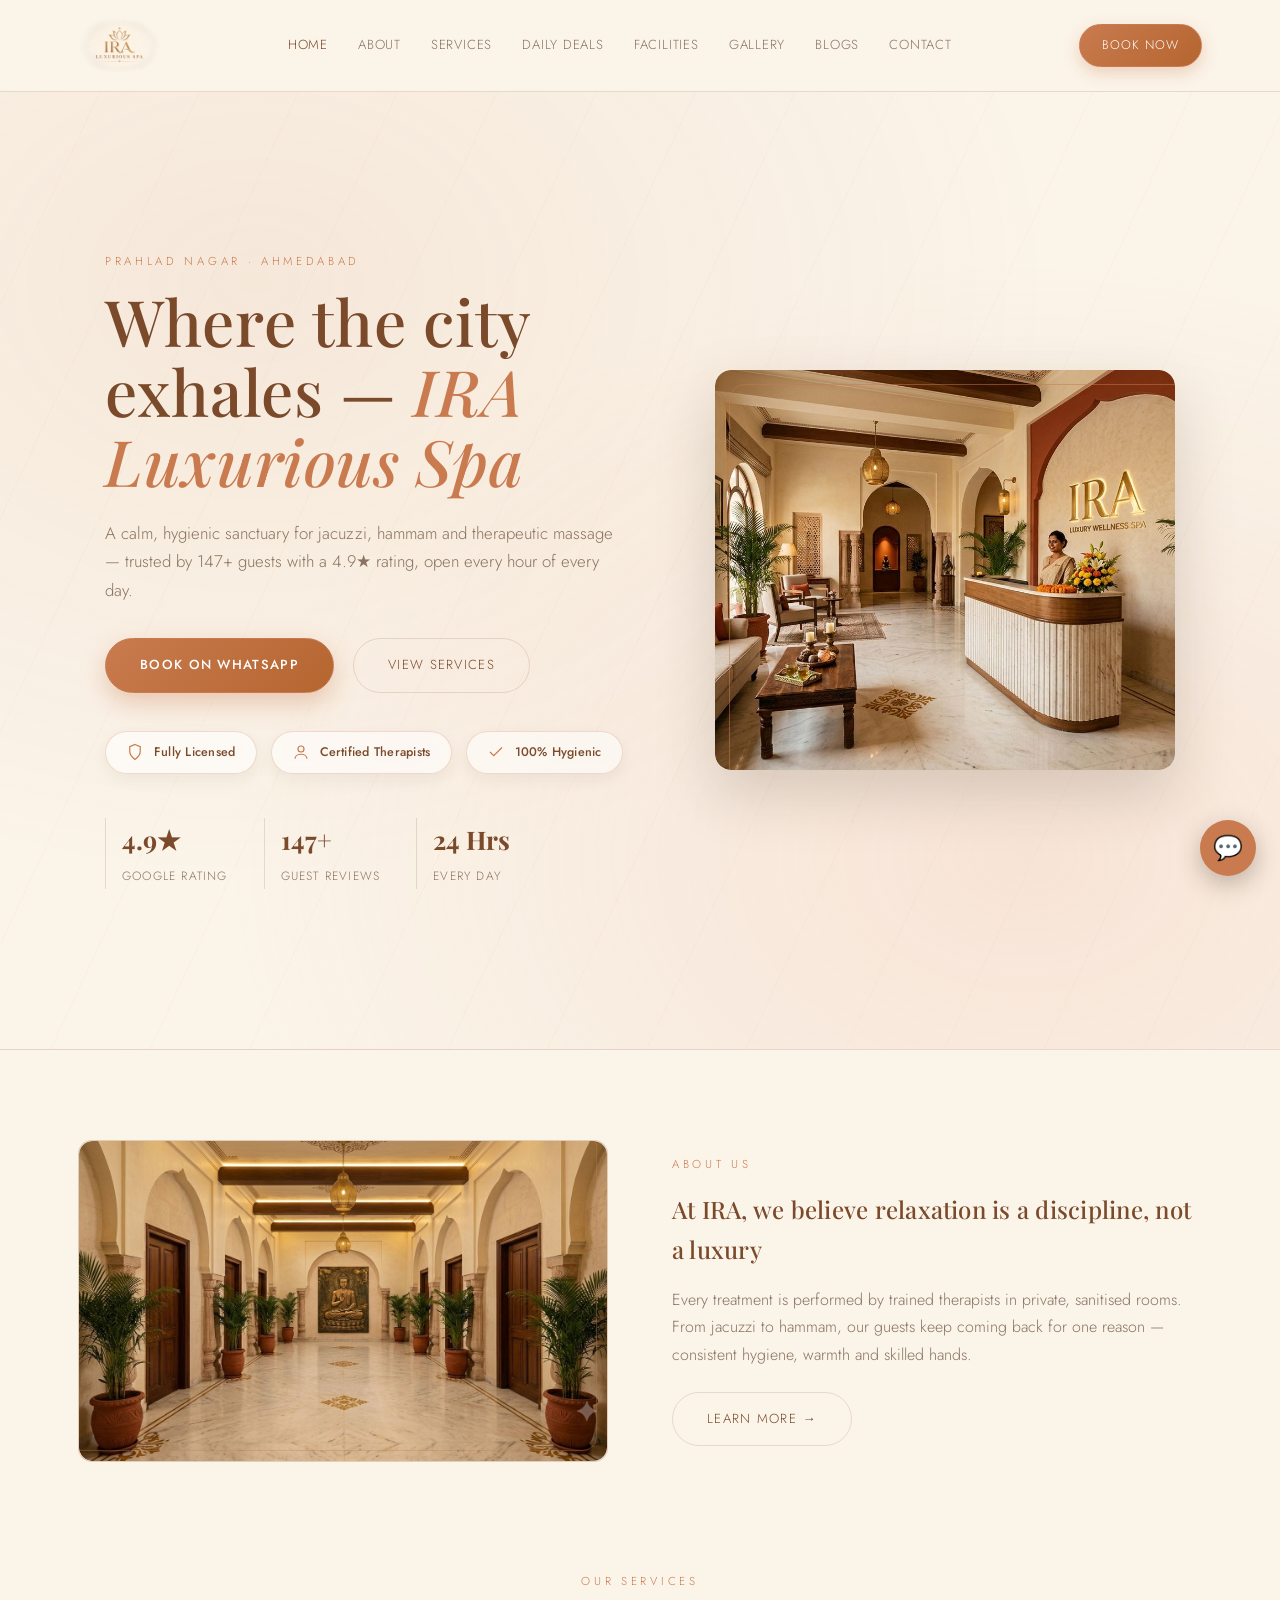
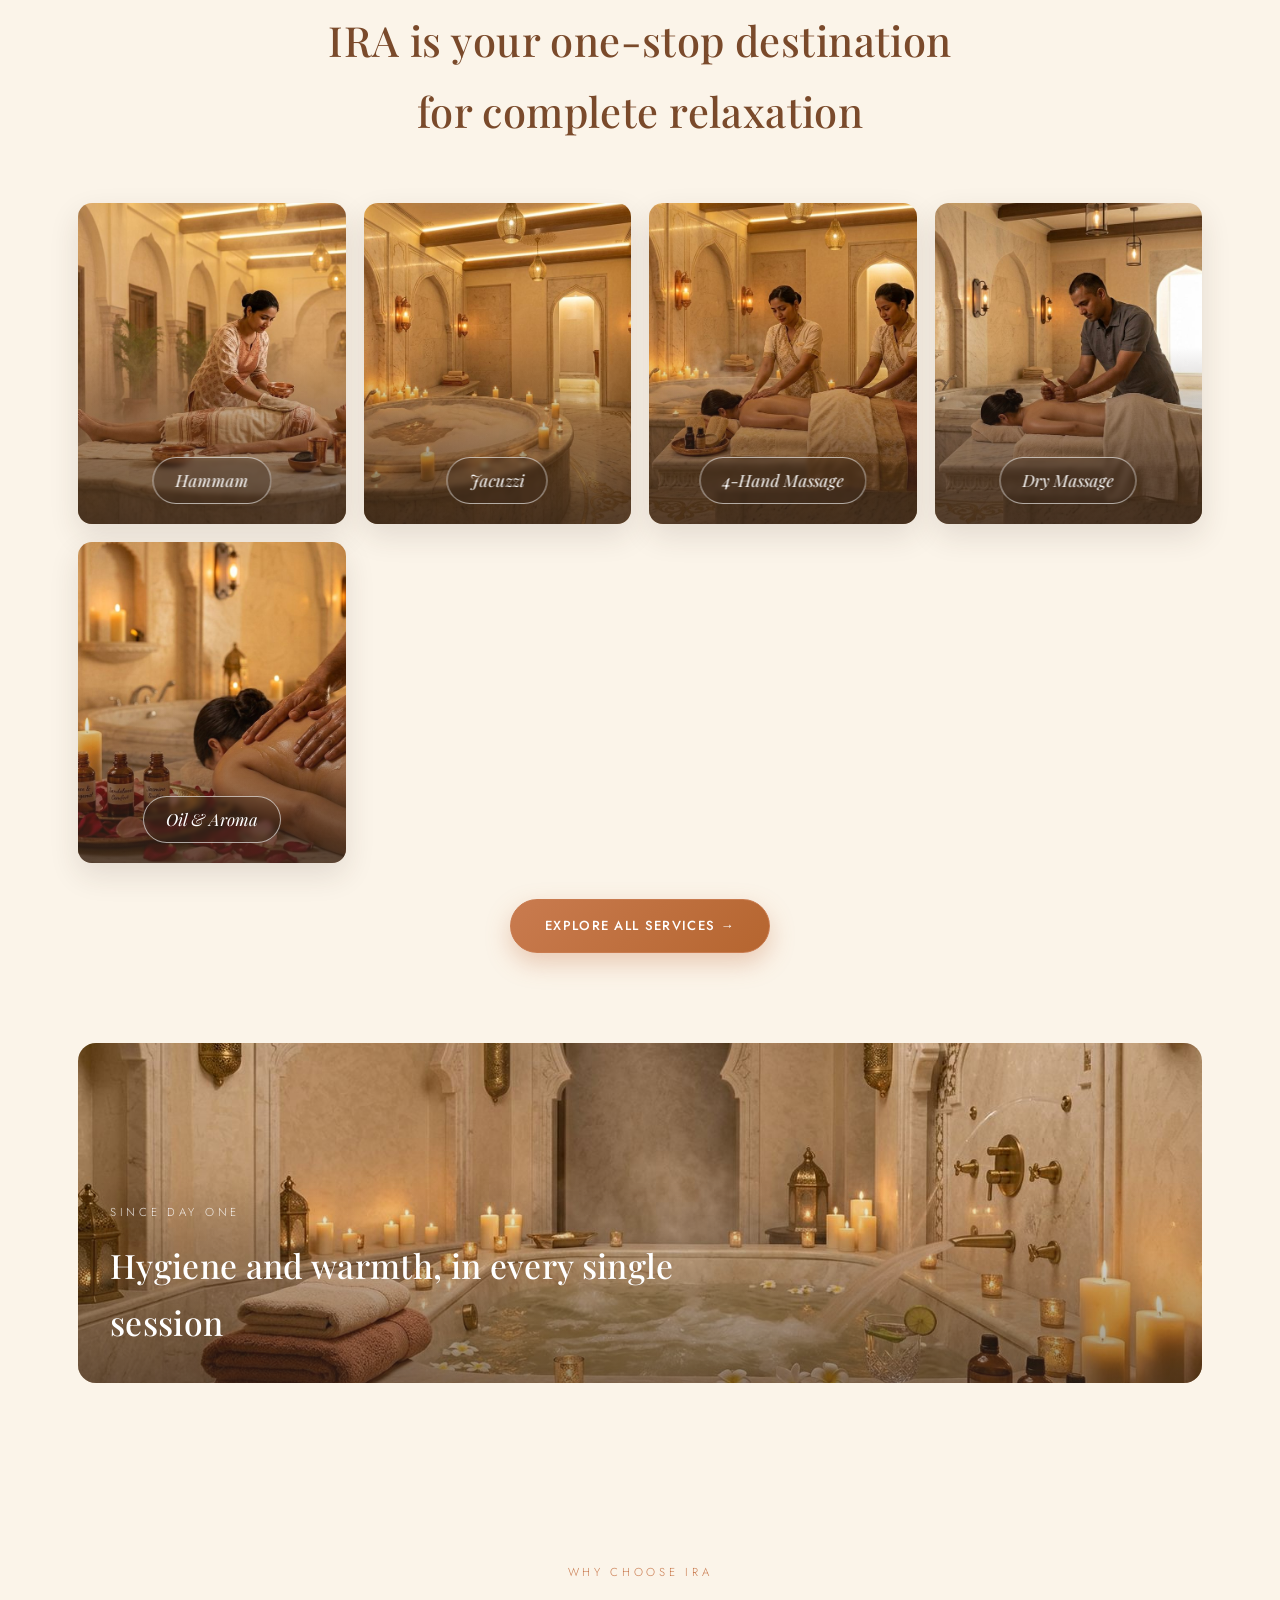
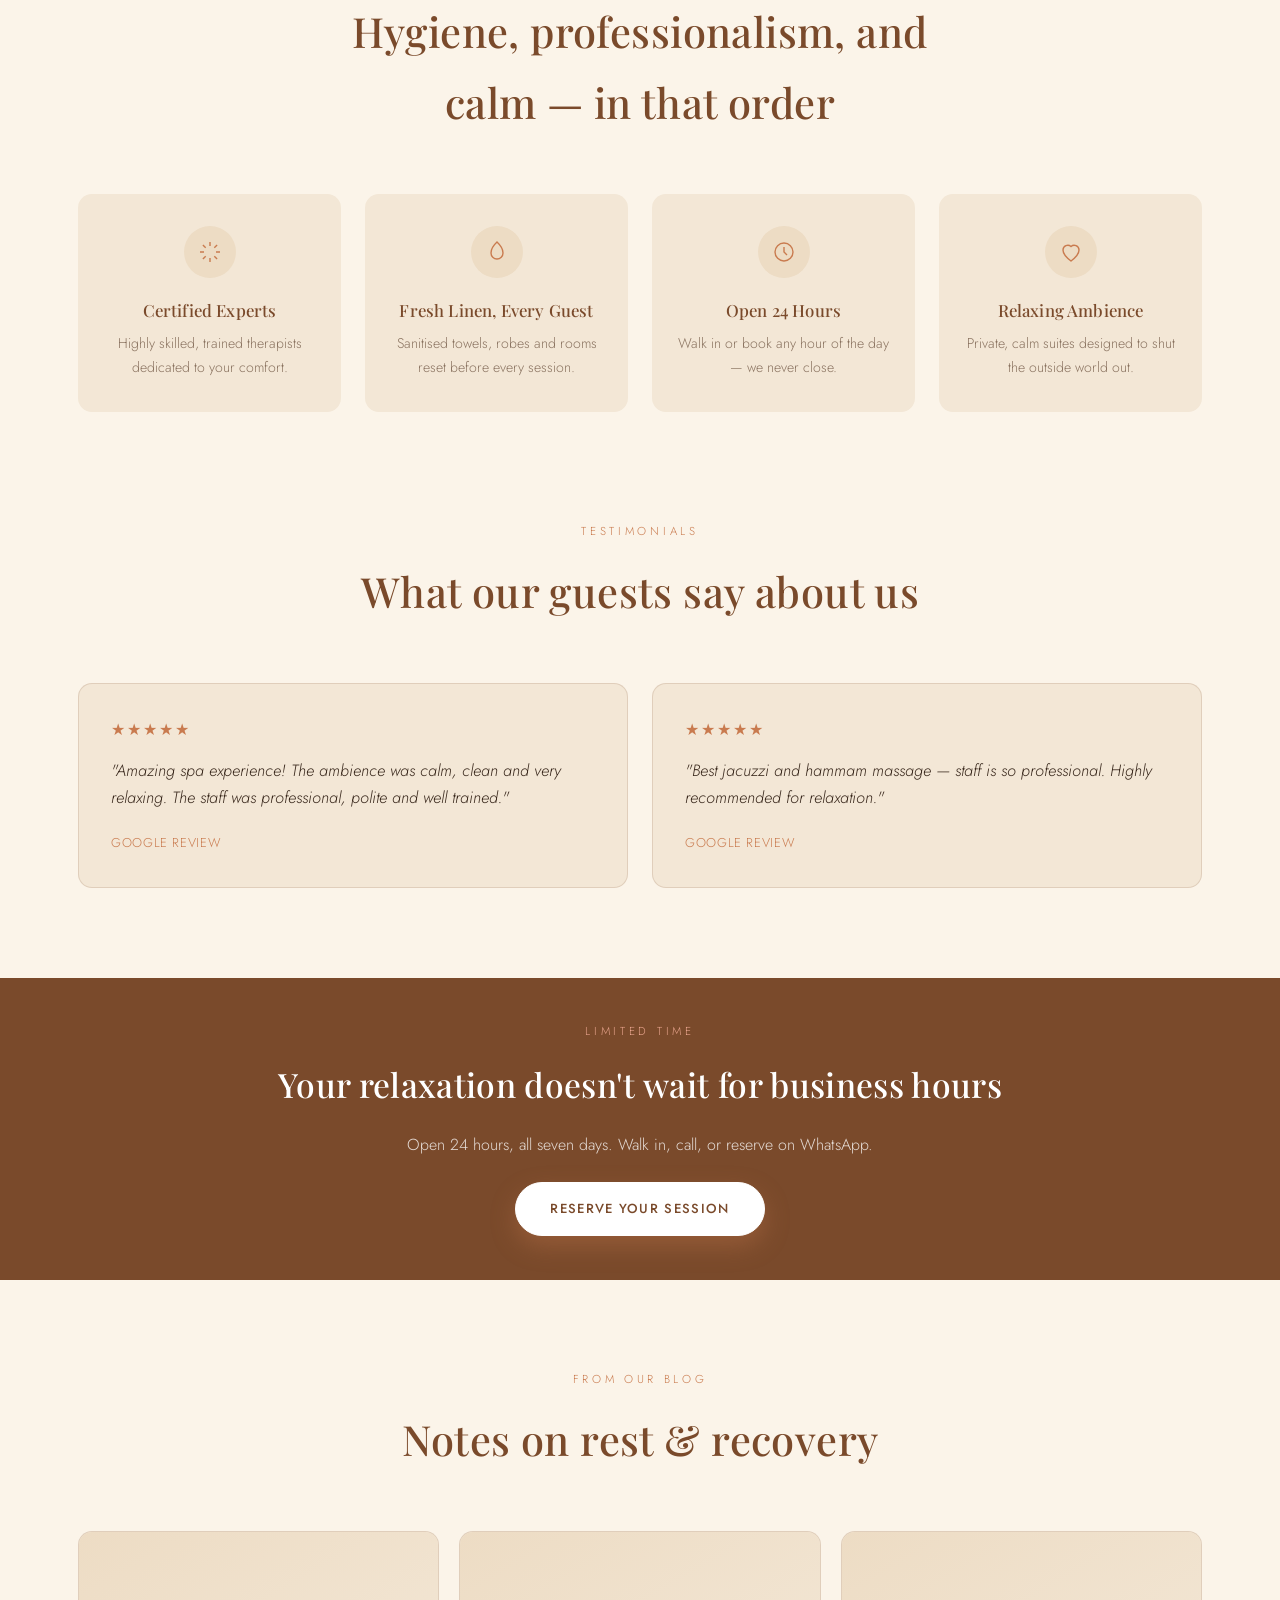
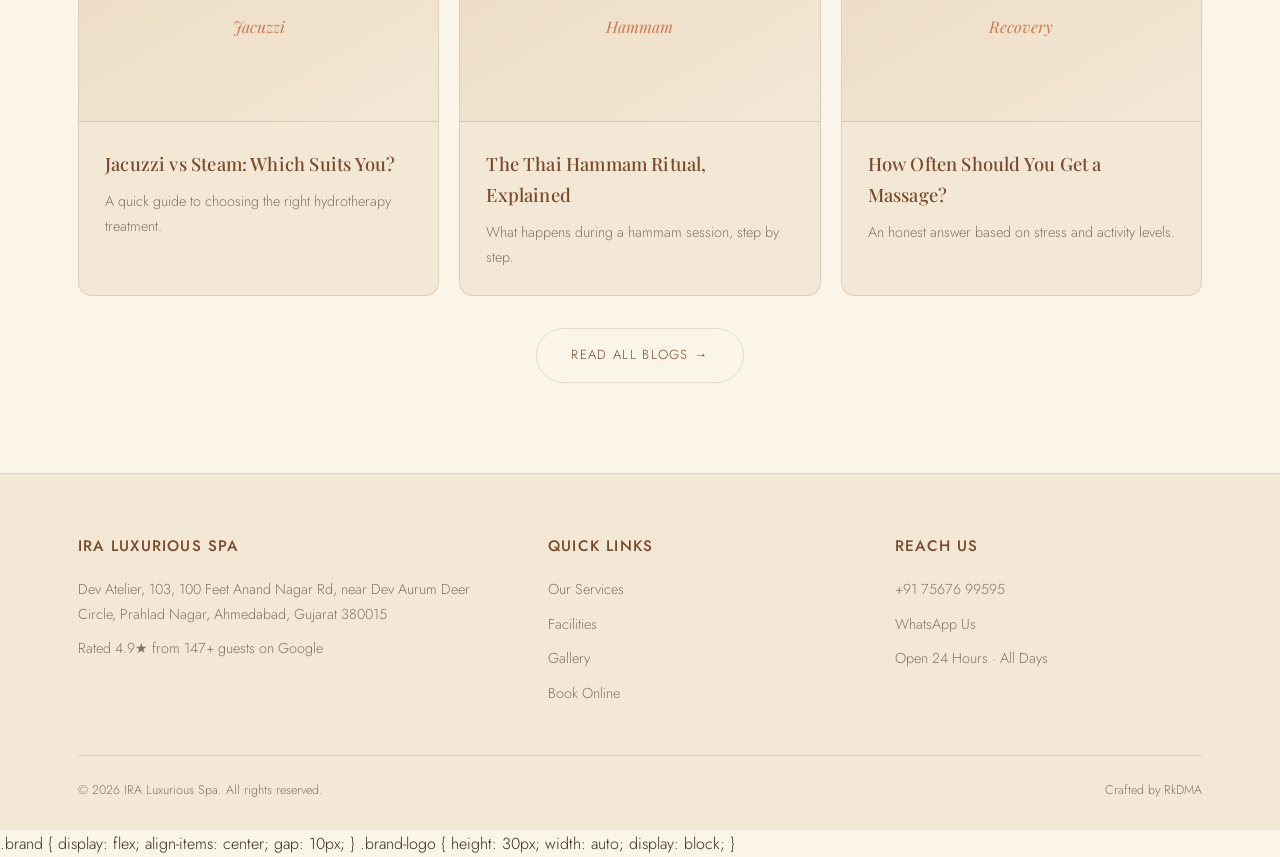
<file: index.html>
<!DOCTYPE html>
<html lang="en">
<head>
<meta charset="UTF-8">
<meta name="viewport" content="width=device-width, initial-scale=1.0">
<title>IRA Luxurious Spa | Prahlad Nagar, Ahmedabad</title>
<meta name="description" content="IRA Luxurious Spa in Prahlad Nagar, Ahmedabad — rated 4.9★. Jacuzzi, hammam, couple spa and full body massage in a calm, hygienic, luxury setting. Open 24 hours.">
<link rel="stylesheet" href="style.css">
</head>
<body>

<header>
  <nav class="nav">
<a href="index.html" class="brand">
  <img src="images/Logo.png" alt="IRA Luxurious Spa logo" style="height:55px; width:auto; display:block;">
</a>    <ul class="navlinks">
      <li><a href="index.html" class="active">Home</a></li>
      <li><a href="about.html">About</a></li>
      <li><a href="services.html">Services</a></li>
      <li><a href="daily-deals.html">Daily Deals</a></li>
      <li><a href="facilities.html">Facilities</a></li>
      <li><a href="gallery.html">Gallery</a></li>
      <li><a href="blogs.html">Blogs</a></li>
      <li><a href="contact.html">Contact</a></li>
    </ul>
    <div style="display:flex;align-items:center;gap:16px;">
      <a href="book-online.html" class="navcta">Book Now</a>
      <button class="burger" aria-label="Menu"><span></span><span></span><span></span></button>
    </div>
  </nav>
</header>

<!-- HERO -->
<section class="hero">
  <div class="hero-flex">
    <div class="hero-inner">
      <div class="eyebrow">Prahlad Nagar · Ahmedabad</div>
      <h1>Where the city exhales — <em>IRA Luxurious Spa</em></h1>
      <p>A calm, hygienic sanctuary for jacuzzi, hammam and therapeutic massage — trusted by 147+ guests with a 4.9★ rating, open every hour of every day.</p>
      <div>
        <a href="https://wa.me/917567699595" class="btn">Book on WhatsApp</a>
        <a href="services.html" class="btn-ghost">View Services</a>
      </div>
      <div class="trust-badges">
        <div class="trust-badge"><svg viewBox="0 0 24 24"><path d="M12 2l7 3v6c0 5-3 8-7 11-4-3-7-6-7-11V5l7-3z"/></svg>Fully Licensed</div>
        <div class="trust-badge"><svg viewBox="0 0 24 24"><circle cx="12" cy="8" r="4"/><path d="M4 21c0-4 4-6 8-6s8 2 8 6"/></svg>Certified Therapists</div>
        <div class="trust-badge"><svg viewBox="0 0 24 24"><path d="M4 12l5 5L20 6"/></svg>100% Hygienic</div>
      </div>
      <div class="hero-stats">
        <div><b>4.9★</b><span>Google Rating</span></div>
        <div><b>147+</b><span>Guest Reviews</span></div>
        <div><b>24 Hrs</b><span>Every Day</span></div>
      </div>
    </div>
    <div class="hero-media">
      <img src="images/hero.jpg" alt="IRA Luxurious Spa reception, Prahlad Nagar Ahmedabad">
    </div>
  </div>
</section>

<!-- ABOUT -->
<section>
  <div class="wrap split">
    <div class="frame" style="padding:0; overflow:hidden;">
      <img src="images/about.jpg" alt="IRA Luxurious Spa interior corridor" style="width:100%; height:100%; object-fit:cover; display:block; min-height:320px; border-radius:14px;">
    </div>
    <div>
      <div class="eyebrow">About Us</div>
      <h2>At IRA, we believe relaxation is a discipline, not a luxury</h2>
      <p style="color:var(--muted); margin-top:16px;">Every treatment is performed by trained therapists in private, sanitised rooms. From jacuzzi to hammam, our guests keep coming back for one reason — consistent hygiene, warmth and skilled hands.</p>
      <a href="about.html" class="btn-ghost" style="margin-top:24px; margin-left:0;">Learn More →</a>
    </div>
  </div>
</section>

<!-- SERVICES — photo grid with hover label -->
<section style="padding-top:20px;">
  <div class="wrap">
    <div class="section-head center">
      <div class="eyebrow">Our Services</div>
      <h2>IRA is your one-stop destination for complete relaxation</h2>
    </div>
    <div class="photo-grid">
      <a href="services.html" class="photo-card">
        <img src="images/service-hammam.jpg" alt="Hammam Massage at IRA Luxurious Spa">
        <span class="label">Hammam</span>
      </a>
      <a href="services.html" class="photo-card">
        <img src="images/service-jacuzzi.jpg" alt="Jacuzzi Massage at IRA Luxurious Spa">
        <span class="label">Jacuzzi</span>
      </a>
      <a href="services.html" class="photo-card">
        <img src="images/service-4hand.jpg" alt="Four Hand Massage at IRA Luxurious Spa">
        <span class="label">4-Hand Massage</span>
      </a>
      <a href="services.html" class="photo-card">
        <img src="images/service-dry.jpg" alt="Dry Massage at IRA Luxurious Spa">
        <span class="label">Dry Massage</span>
      </a>
      <a href="services.html" class="photo-card">
        <img src="images/service-oil.jpg" alt="Oil Massage at IRA Luxurious Spa">
        <span class="label">Oil & Aroma</span>
      </a>
    </div>
    <div style="text-align:center; margin-top:36px;">
      <a href="services.html" class="btn">Explore All Services →</a>
    </div>
  </div>
</section>

<!-- FEATURE BANNER -->
<section style="padding-top:0;">
  <div class="wrap">
    <div style="border-radius:18px; overflow:hidden; position:relative; height:340px;">
      <img src="images/jacuzzi-bathtub.jpg" alt="IRA Luxurious Spa jacuzzi suite" style="width:100%; height:100%; object-fit:cover; display:block;">
      <div style="position:absolute; inset:0; background:linear-gradient(0deg, rgba(59,42,30,0.55), transparent 60%); display:flex; align-items:flex-end; padding:32px;">
        <div>
          <div class="eyebrow" style="color:rgba(255,255,255,0.85);">Since Day One</div>
          <h2 style="color:#fff; font-size:clamp(1.5rem,3vw,2.1rem); max-width:600px;">Hygiene and warmth, in every single session</h2>
        </div>
      </div>
    </div>
  </div>
</section>

<!-- WHY CHOOSE US -->
<section>
  <div class="wrap">
    <div class="section-head center">
      <div class="eyebrow">Why Choose IRA</div>
      <h2>Hygiene, professionalism, and calm — in that order</h2>
    </div>
    <div class="why-grid">
      <div class="why-card">
        <div class="why-icon"><svg viewBox="0 0 24 24"><path d="M12 2v4M12 18v4M4.9 4.9l2.8 2.8M16.3 16.3l2.8 2.8M2 12h4M18 12h4M4.9 19.1l2.8-2.8M16.3 7.7l2.8-2.8"/></svg></div>
        <h4>Certified Experts</h4>
        <p>Highly skilled, trained therapists dedicated to your comfort.</p>
      </div>
      <div class="why-card">
        <div class="why-icon"><svg viewBox="0 0 24 24"><path d="M12 2s6 5.5 6 11a6 6 0 01-12 0c0-5.5 6-11 6-11z"/></svg></div>
        <h4>Fresh Linen, Every Guest</h4>
        <p>Sanitised towels, robes and rooms reset before every session.</p>
      </div>
      <div class="why-card">
        <div class="why-icon"><svg viewBox="0 0 24 24"><circle cx="12" cy="12" r="9"/><path d="M12 7v5l3 3"/></svg></div>
        <h4>Open 24 Hours</h4>
        <p>Walk in or book any hour of the day — we never close.</p>
      </div>
      <div class="why-card">
        <div class="why-icon"><svg viewBox="0 0 24 24"><path d="M12 21c-4-3-8-6.5-8-11a4.8 4.8 0 018-3.5A4.8 4.8 0 0120 10c0 4.5-4 8-8 11z"/></svg></div>
        <h4>Relaxing Ambience</h4>
        <p>Private, calm suites designed to shut the outside world out.</p>
      </div>
    </div>
  </div>
</section>

<!-- TESTIMONIALS -->
<section style="padding-top:20px;">
  <div class="wrap">
    <div class="section-head center">
      <div class="eyebrow">Testimonials</div>
      <h2>What our guests say about us</h2>
    </div>
    <div class="grid" style="border:none; background:transparent; gap:24px;">
      <div class="testi">
        <div class="stars">★★★★★</div>
        <p>"Amazing spa experience! The ambience was calm, clean and very relaxing. The staff was professional, polite and well trained."</p>
        <span>Google Review</span>
      </div>
      <div class="testi">
        <div class="stars">★★★★★</div>
        <p>"Best jacuzzi and hammam massage — staff is so professional. Highly recommended for relaxation."</p>
        <span>Google Review</span>
      </div>
    </div>
  </div>
</section>

<!-- OFFER BANNER -->
<div class="offer-band">
  <div class="wrap">
    <div class="eyebrow">Limited Time</div>
    <h2>Your relaxation doesn't wait for business hours</h2>
    <p style="color:rgba(255,255,255,0.8); margin-bottom:24px;">Open 24 hours, all seven days. Walk in, call, or reserve on WhatsApp.</p>
    <a href="book-online.html" class="btn">Reserve Your Session</a>
  </div>
</div>

<!-- BLOG TEASER -->
<section>
  <div class="wrap">
    <div class="section-head center">
      <div class="eyebrow">From Our Blog</div>
      <h2>Notes on rest & recovery</h2>
    </div>
    <div class="grid" style="border:none; background:transparent; gap:20px;">
      <div class="blog-card">
        <div class="blog-thumb"><span style="font-family:'Playfair Display',serif; font-style:italic; color:var(--gold);">Jacuzzi</span></div>
        <div class="blog-body"><h3>Jacuzzi vs Steam: Which Suits You?</h3><p>A quick guide to choosing the right hydrotherapy treatment.</p></div>
      </div>
      <div class="blog-card">
        <div class="blog-thumb"><span style="font-family:'Playfair Display',serif; font-style:italic; color:var(--gold);">Hammam</span></div>
        <div class="blog-body"><h3>The Thai Hammam Ritual, Explained</h3><p>What happens during a hammam session, step by step.</p></div>
      </div>
      <div class="blog-card">
        <div class="blog-thumb"><span style="font-family:'Playfair Display',serif; font-style:italic; color:var(--gold);">Recovery</span></div>
        <div class="blog-body"><h3>How Often Should You Get a Massage?</h3><p>An honest answer based on stress and activity levels.</p></div>
      </div>
    </div>
    <div style="text-align:center; margin-top:32px;">
      <a href="blogs.html" class="btn-ghost" style="margin-left:0;">Read All Blogs →</a>
    </div>
  </div>
</section>

<footer>
  <div class="wrap">
    <div class="footgrid">
      <div>
        <h4>IRA Luxurious Spa</h4>
        <p>Dev Atelier, 103, 100 Feet Anand Nagar Rd, near Dev Aurum Deer Circle, Prahlad Nagar, Ahmedabad, Gujarat 380015</p>
        <p>Rated 4.9★ from 147+ guests on Google</p>
      </div>
      <div>
        <h4>Quick Links</h4>
        <a href="services.html">Our Services</a>
        <a href="facilities.html">Facilities</a>
        <a href="gallery.html">Gallery</a>
        <a href="book-online.html">Book Online</a>
      </div>
      <div>
        <h4>Reach Us</h4>
        <a href="tel:+917567699595">+91 75676 99595</a>
        <a href="https://wa.me/917567699595">WhatsApp Us</a>
        <p>Open 24 Hours · All Days</p>
      </div>
    </div>
    <div class="footbottom">
      <span>© 2026 IRA Luxurious Spa. All rights reserved.</span>
      <span>Crafted by RkDMA</span>
    </div>
  </div>
</footer>
<a href="https://wa.me/917567699595" class="wa-float" aria-label="Chat on WhatsApp">💬</a>
<script src="script.js"></script>
</body>
</html>
.brand {
  display: flex;
  align-items: center;
  gap: 10px;
}
.brand-logo {
  height: 30px;
  width: auto;
  display: block;
}
</file>
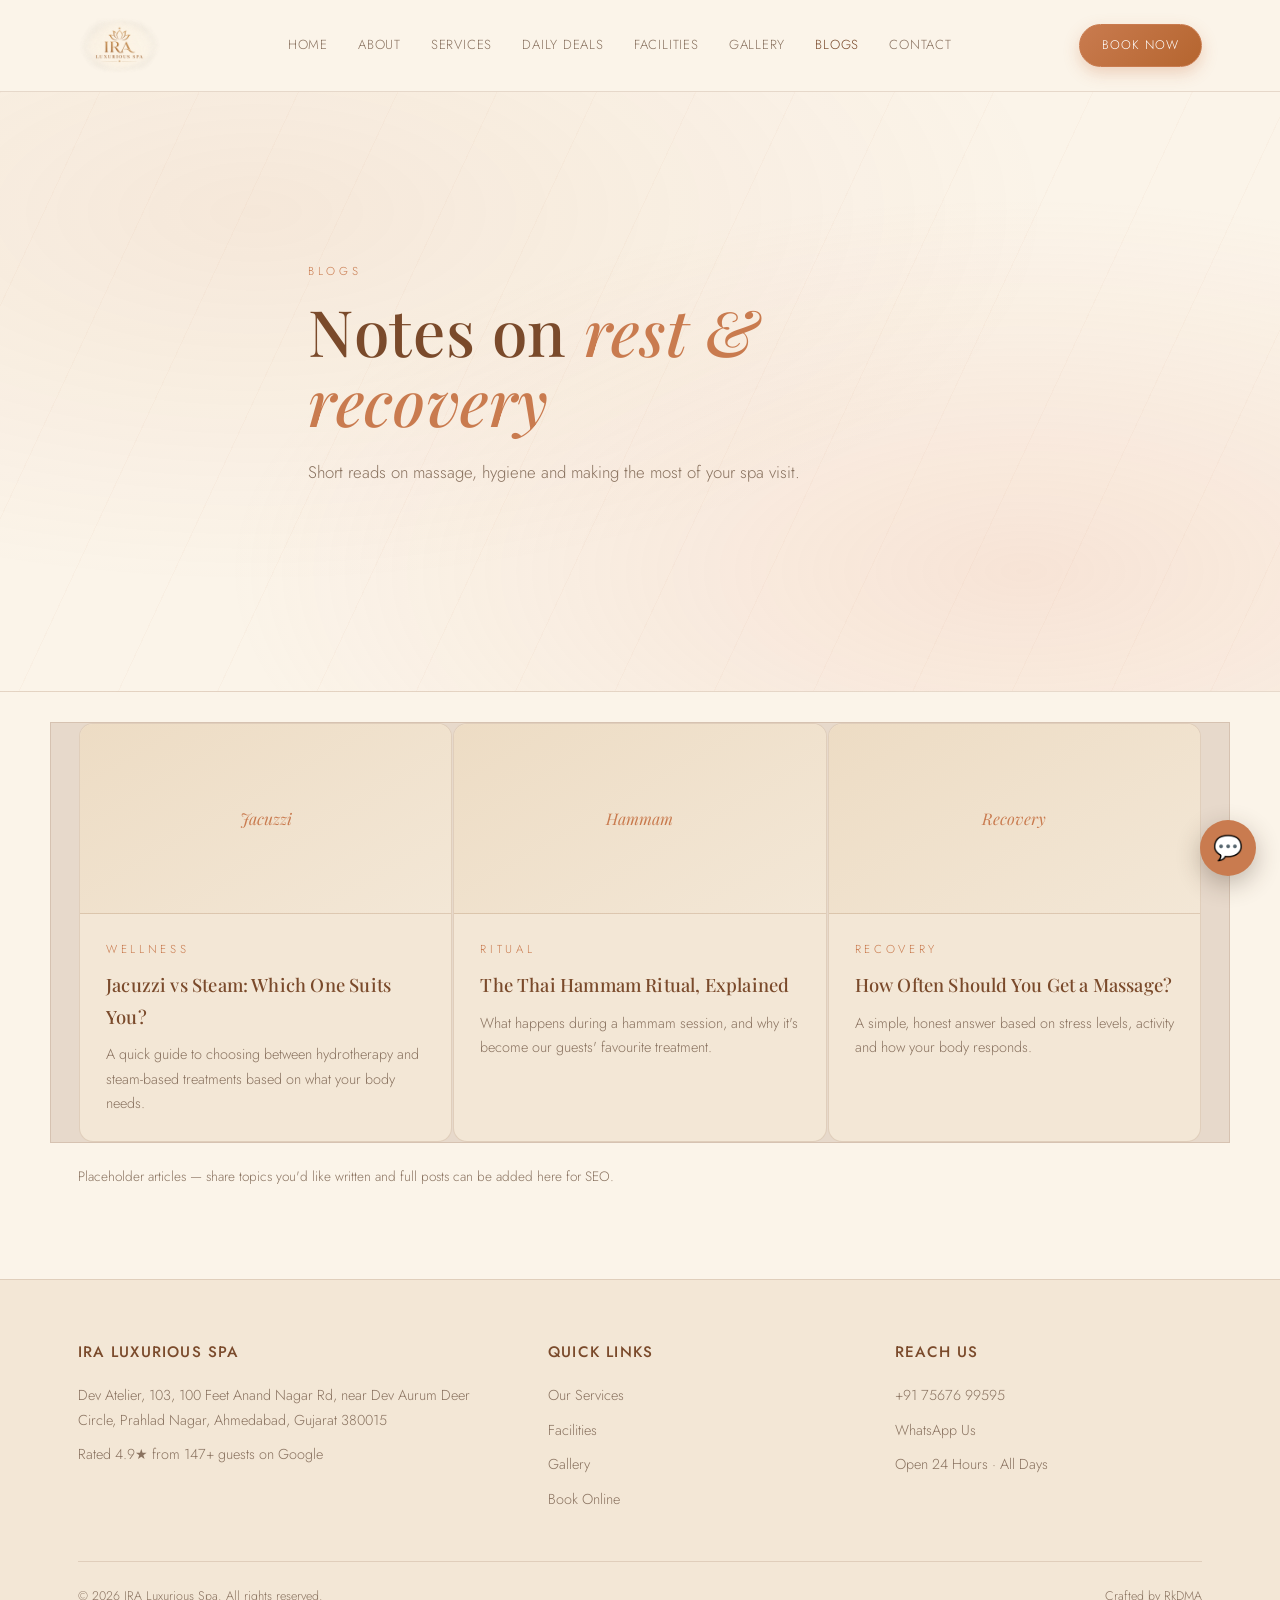
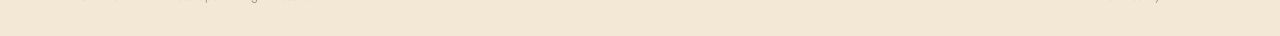
<file: blogs.html>
<!DOCTYPE html>
<html lang="en">
<head>
<meta charset="UTF-8">
<meta name="viewport" content="width=device-width, initial-scale=1.0">
<title>Blogs | IRA Luxurious Spa</title>
<meta name="description" content="Wellness tips and spa guides from IRA Luxurious Spa, Prahlad Nagar, Ahmedabad.">
<link rel="stylesheet" href="style.css">
</head>
<body>

<header>
  <nav class="nav">
    <a href="index.html" class="brand">
  <img src="images/Logo.png" alt="IRA Luxurious Spa logo" style="height:55px; width:auto; display:block;">
</a>
    <ul class="navlinks">
      <li><a href="index.html">Home</a></li>
      <li><a href="about.html">About</a></li>
      <li><a href="services.html">Services</a></li>
      <li><a href="daily-deals.html">Daily Deals</a></li>
      <li><a href="facilities.html">Facilities</a></li>
      <li><a href="gallery.html">Gallery</a></li>
      <li><a href="blogs.html" class="active">Blogs</a></li>
      <li><a href="contact.html">Contact</a></li>
    </ul>
    <div style="display:flex;align-items:center;gap:16px;">
      <a href="book-online.html" class="navcta">Book Now</a>
      <button class="burger" aria-label="Menu"><span></span><span></span><span></span></button>
    </div>
  </nav>
</header>

<section class="hero" style="min-height:36vh;">
  <div class="wrap hero-inner">
    <div class="eyebrow">Blogs</div>
    <h1>Notes on <em>rest & recovery</em></h1>
    <p>Short reads on massage, hygiene and making the most of your spa visit.</p>
  </div>
</section>

<section style="padding-top:30px;">
  <div class="wrap" style="display:grid; grid-template-columns:repeat(auto-fit,minmax(280px,1fr)); gap:1px; background:var(--line); border:1px solid var(--line);">
    <div class="blog-card">
      <div class="blog-thumb"><span style="font-family:'Playfair Display',serif; font-style:italic; color:var(--gold);">Jacuzzi</span></div>
      <div class="blog-body">
        <div class="eyebrow">Wellness</div>
        <h3>Jacuzzi vs Steam: Which One Suits You?</h3>
        <p>A quick guide to choosing between hydrotherapy and steam-based treatments based on what your body needs.</p>
      </div>
    </div>
    <div class="blog-card">
      <div class="blog-thumb"><span style="font-family:'Playfair Display',serif; font-style:italic; color:var(--gold);">Hammam</span></div>
      <div class="blog-body">
        <div class="eyebrow">Ritual</div>
        <h3>The Thai Hammam Ritual, Explained</h3>
        <p>What happens during a hammam session, and why it's become our guests' favourite treatment.</p>
      </div>
    </div>
    <div class="blog-card">
      <div class="blog-thumb"><span style="font-family:'Playfair Display',serif; font-style:italic; color:var(--gold);">Recovery</span></div>
      <div class="blog-body">
        <div class="eyebrow">Recovery</div>
        <h3>How Often Should You Get a Massage?</h3>
        <p>A simple, honest answer based on stress levels, activity and how your body responds.</p>
      </div>
    </div>
  </div>
  <div class="wrap">
    <p style="color:var(--muted); font-size:0.85rem; margin-top:22px;">Placeholder articles — share topics you'd like written and full posts can be added here for SEO.</p>
  </div>
</section>

<footer>
  <div class="wrap">
    <div class="footgrid">
      <div>
        <h4>IRA Luxurious Spa</h4>
        <p>Dev Atelier, 103, 100 Feet Anand Nagar Rd, near Dev Aurum Deer Circle, Prahlad Nagar, Ahmedabad, Gujarat 380015</p>
        <p>Rated 4.9★ from 147+ guests on Google</p>
      </div>
      <div>
        <h4>Quick Links</h4>
        <a href="services.html">Our Services</a>
        <a href="facilities.html">Facilities</a>
        <a href="gallery.html">Gallery</a>
        <a href="book-online.html">Book Online</a>
      </div>
      <div>
        <h4>Reach Us</h4>
        <a href="tel:+917567699595">+91 75676 99595</a>
        <a href="https://wa.me/917567699595">WhatsApp Us</a>
        <p>Open 24 Hours · All Days</p>
      </div>
    </div>
    <div class="footbottom">
      <span>© 2026 IRA Luxurious Spa. All rights reserved.</span>
      <span>Crafted by RkDMA</span>
    </div>
  </div>
</footer>
<a href="https://wa.me/917567699595" class="wa-float" aria-label="Chat on WhatsApp">💬</a>
<script src="script.js"></script>
</body>
</html>
</file>
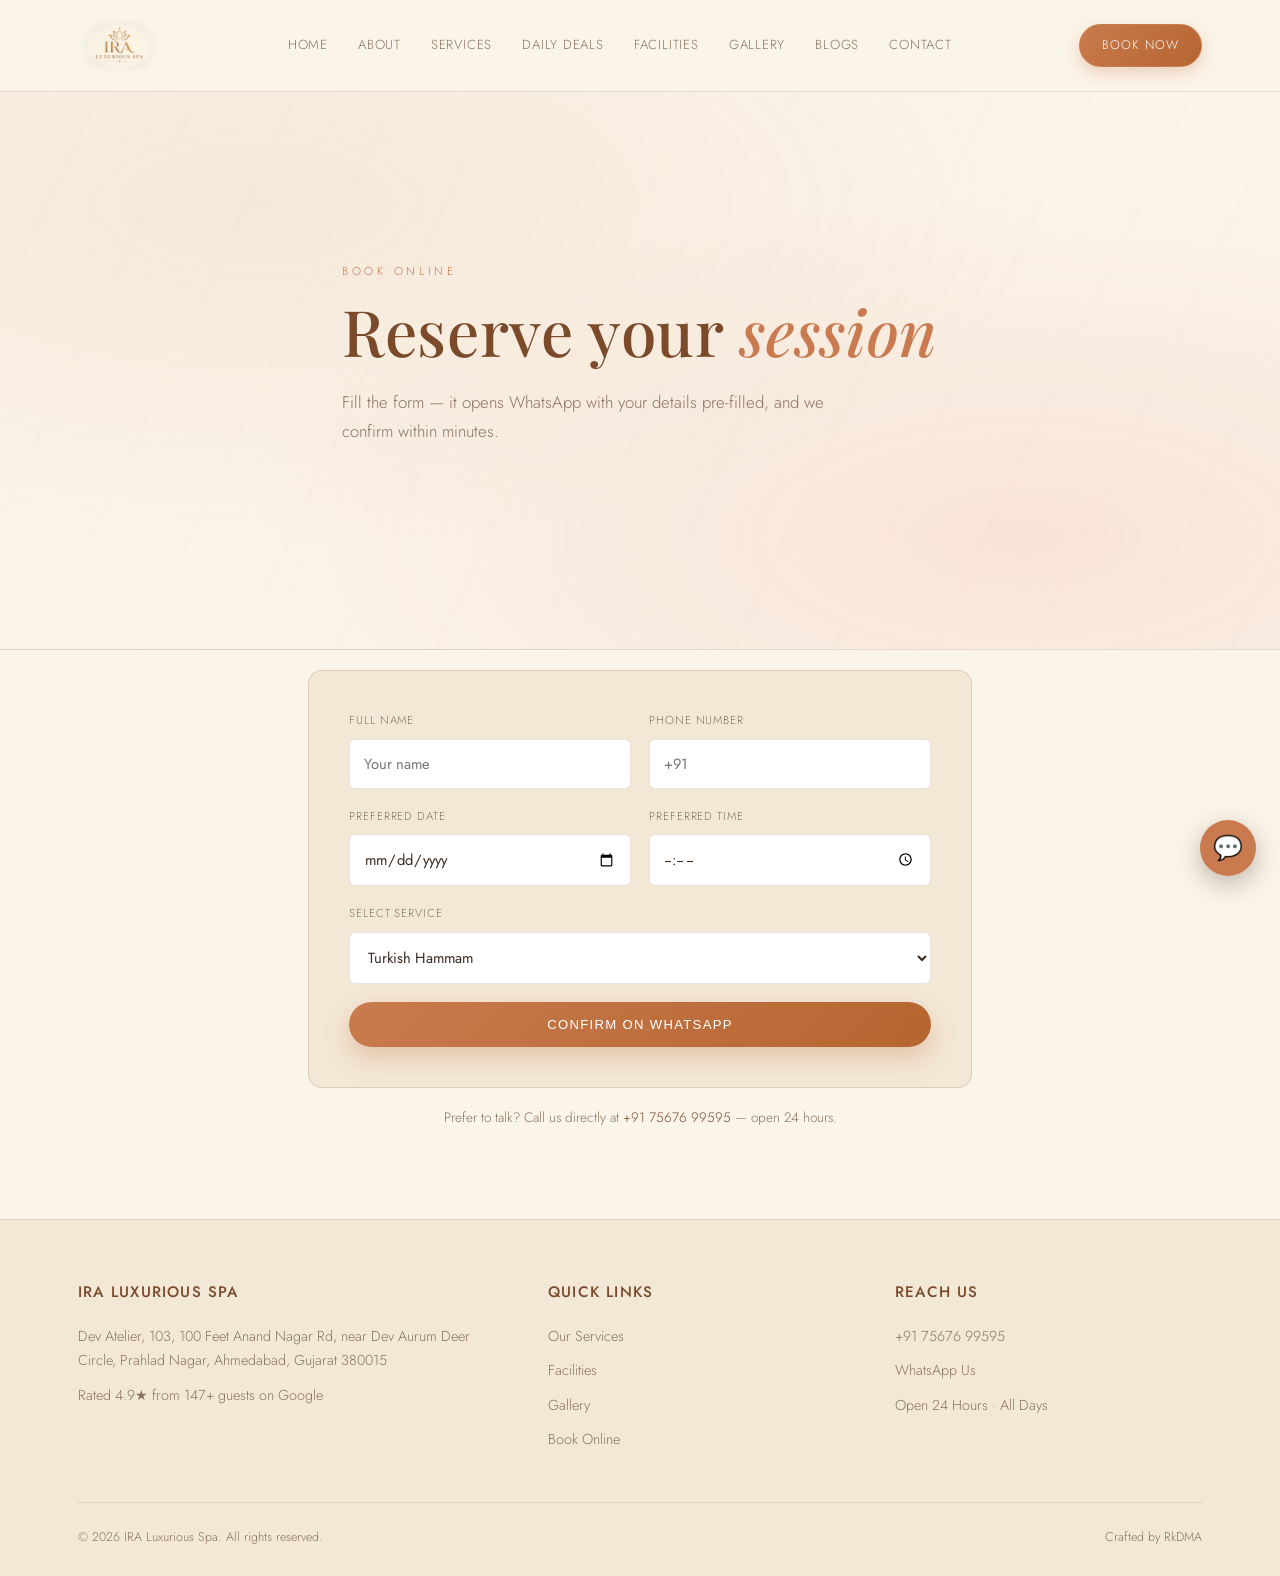
<file: book-online.html>
<!DOCTYPE html>
<html lang="en">
<head>
<meta charset="UTF-8">
<meta name="viewport" content="width=device-width, initial-scale=1.0">
<title>Book Online | IRA Luxurious Spa</title>
<meta name="description" content="Book your session at IRA Luxurious Spa, Prahlad Nagar, Ahmedabad — confirmed instantly over WhatsApp.">
<link rel="stylesheet" href="style.css">
</head>
<body>

<header>
  <nav class="nav">
    <a href="index.html" class="brand">
  <img src="images/Logo.png" alt="IRA Luxurious Spa logo" style="height:55px; width:auto; display:block;">
</a>
    <ul class="navlinks">
      <li><a href="index.html">Home</a></li>
      <li><a href="about.html">About</a></li>
      <li><a href="services.html">Services</a></li>
      <li><a href="daily-deals.html">Daily Deals</a></li>
      <li><a href="facilities.html">Facilities</a></li>
      <li><a href="gallery.html">Gallery</a></li>
      <li><a href="blogs.html">Blogs</a></li>
      <li><a href="contact.html">Contact</a></li>
    </ul>
    <div style="display:flex;align-items:center;gap:16px;">
      <a href="book-online.html" class="navcta">Book Now</a>
      <button class="burger" aria-label="Menu"><span></span><span></span><span></span></button>
    </div>
  </nav>
</header>

<section class="hero" style="min-height:34vh;">
  <div class="wrap hero-inner">
    <div class="eyebrow">Book Online</div>
    <h1>Reserve your <em>session</em></h1>
    <p>Fill the form — it opens WhatsApp with your details pre-filled, and we confirm within minutes.</p>
  </div>
</section>

<section style="padding-top:20px;">
  <div class="wrap" style="max-width:720px;">
    <form id="bookingForm" class="form-wrap">
      <div class="form-row">
        <div>
          <label for="name">Full Name</label>
          <input type="text" id="name" required placeholder="Your name">
        </div>
        <div>
          <label for="phone">Phone Number</label>
          <input type="tel" id="phone" required placeholder="+91">
        </div>
      </div>
      <div class="form-row">
        <div>
          <label for="date">Preferred Date</label>
          <input type="date" id="date" required>
        </div>
        <div>
          <label for="time">Preferred Time</label>
          <input type="time" id="time" required>
        </div>
      </div>
      <div class="form-row">
        <div class="full">
          <label for="service">Select Service</label>
          <select id="service">
            <option>Turkish Hammam</option>
            <option>American Hammam</option>
            <option>Indonesian Hammam</option>
            <option>Jacuzzi Bathtub</option>
            <option>Bubble Bathtub</option>
            <option>Couple Jacuzzi</option>
            <option>Four-Hand Aroma Oil</option>
            <option>Four-Hand Hammam</option>
            <option>Four-Hand Jacuzzi</option>
            <option>Thai Dry Massage</option>
            <option>Sports Massage</option>
            <option>Signature Massage</option>
            <option>Balinese (Soft)</option>
            <option>Swedish (Medium)</option>
            <option>Deep Tissue (Hard)</option>
            <option>Aroma Therapy (Special Oil)</option>
          </select>
        </div>
      </div>
      <button type="submit" class="btn" style="width:100%; border:none; cursor:pointer;">Confirm on WhatsApp</button>
    </form>
    <p style="color:var(--muted); font-size:0.85rem; margin-top:18px; text-align:center;">Prefer to talk? Call us directly at <a href="tel:+917567699595" style="color:var(--gold-light);">+91 75676 99595</a> — open 24 hours.</p>
  </div>
</section>

<footer>
  <div class="wrap">
    <div class="footgrid">
      <div>
        <h4>IRA Luxurious Spa</h4>
        <p>Dev Atelier, 103, 100 Feet Anand Nagar Rd, near Dev Aurum Deer Circle, Prahlad Nagar, Ahmedabad, Gujarat 380015</p>
        <p>Rated 4.9★ from 147+ guests on Google</p>
      </div>
      <div>
        <h4>Quick Links</h4>
        <a href="services.html">Our Services</a>
        <a href="facilities.html">Facilities</a>
        <a href="gallery.html">Gallery</a>
        <a href="book-online.html">Book Online</a>
      </div>
      <div>
        <h4>Reach Us</h4>
        <a href="tel:+917567699595">+91 75676 99595</a>
        <a href="https://wa.me/917567699595">WhatsApp Us</a>
        <p>Open 24 Hours · All Days</p>
      </div>
    </div>
    <div class="footbottom">
      <span>© 2026 IRA Luxurious Spa. All rights reserved.</span>
      <span>Crafted by RkDMA</span>
    </div>
  </div>
</footer>
<a href="https://wa.me/917567699595" class="wa-float" aria-label="Chat on WhatsApp">💬</a>
<script src="script.js"></script>
</body>
</html>
</file>
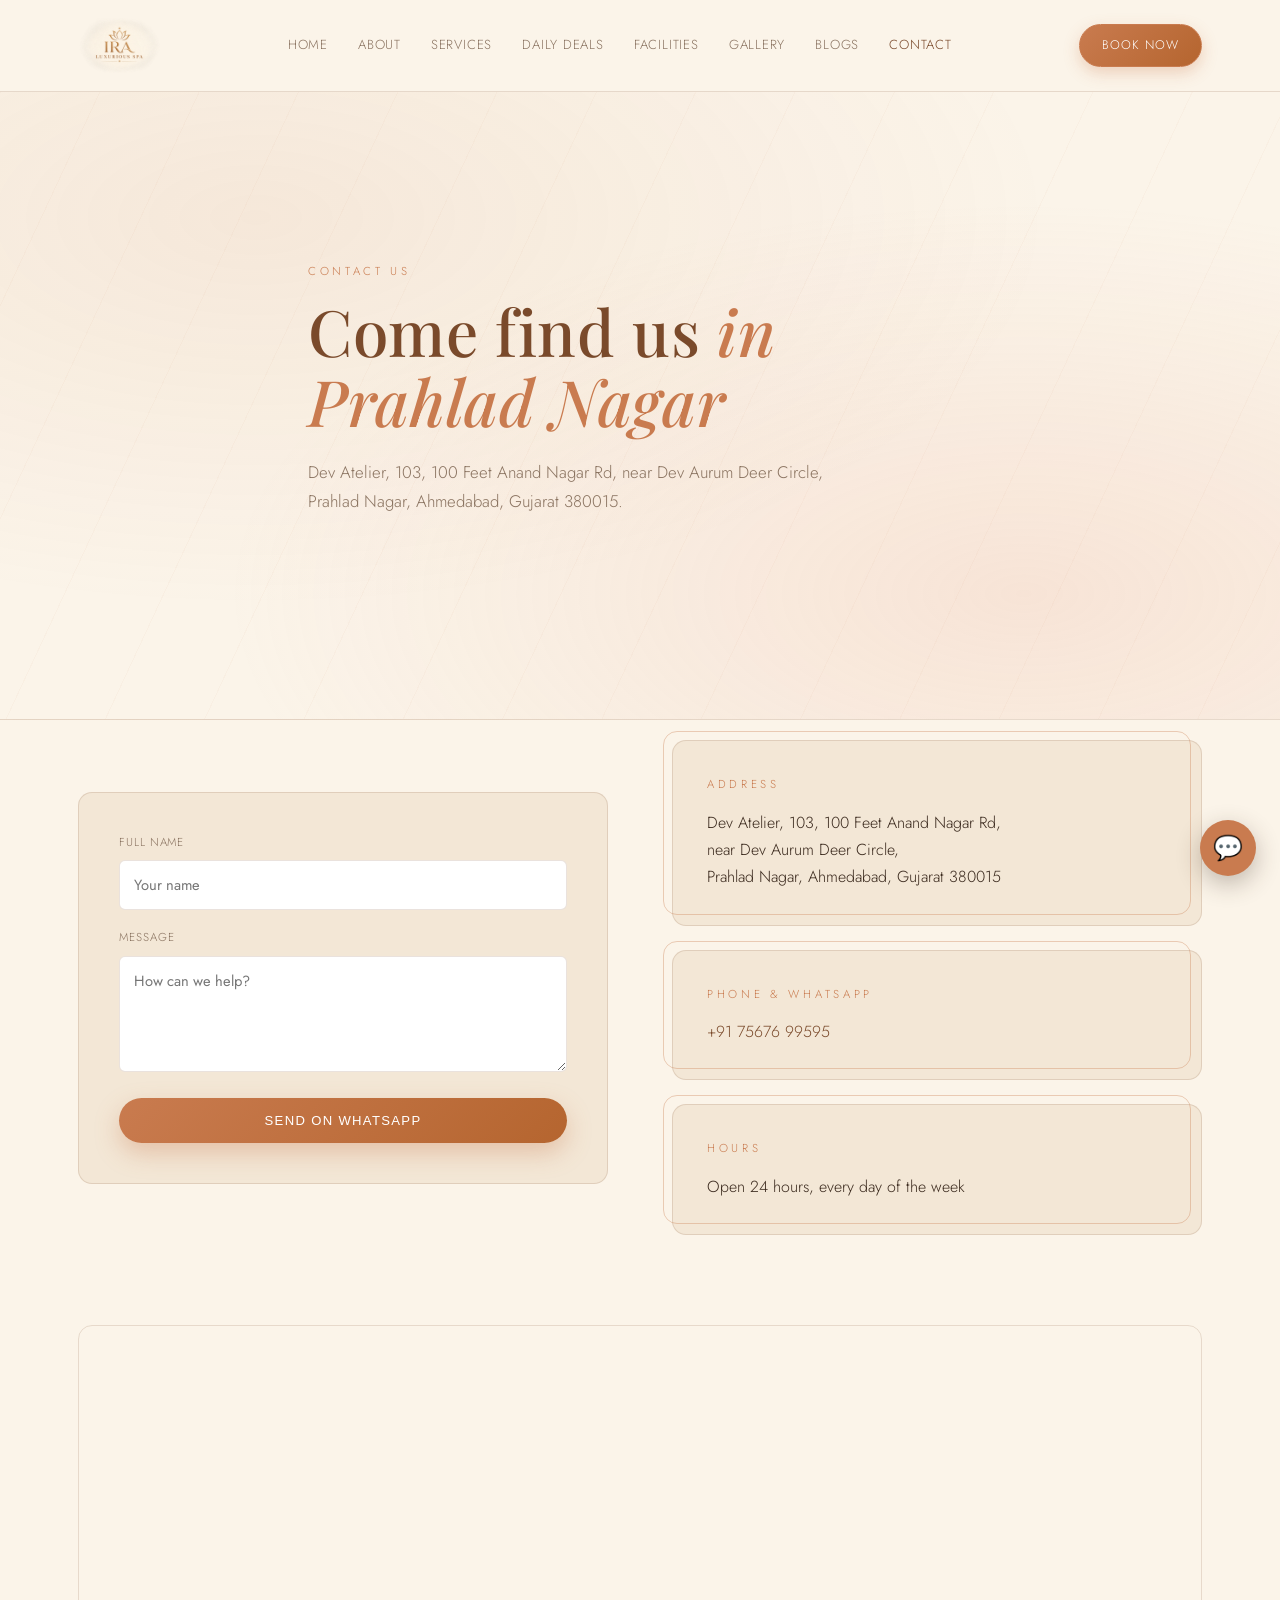
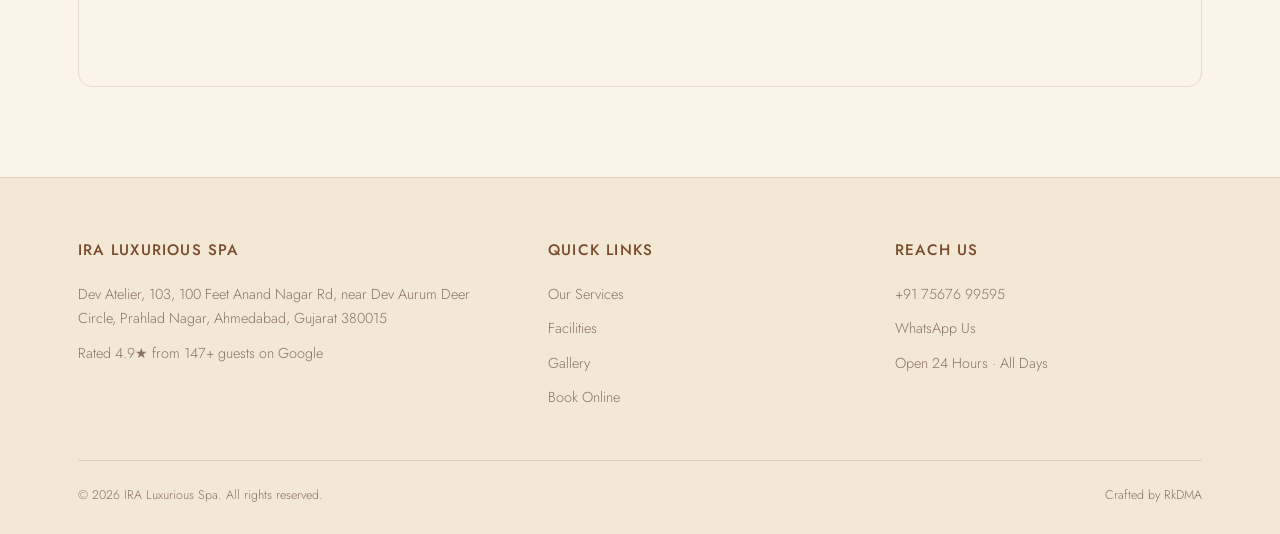
<file: contact.html>
<!DOCTYPE html>
<html lang="en">
<head>
<meta charset="UTF-8">
<meta name="viewport" content="width=device-width, initial-scale=1.0">
<title>Contact Us | IRA Luxurious Spa</title>
<meta name="description" content="Visit or contact IRA Luxurious Spa, Dev Atelier, Prahlad Nagar, Ahmedabad. Open 24 hours.">
<link rel="stylesheet" href="style.css">
</head>
<body>

<header>
  <nav class="nav">
    <a href="index.html" class="brand">
  <img src="images/Logo.png" alt="IRA Luxurious Spa logo" style="height:55px; width:auto; display:block;">
</a>
    <ul class="navlinks">
      <li><a href="index.html">Home</a></li>
      <li><a href="about.html">About</a></li>
      <li><a href="services.html">Services</a></li>
      <li><a href="daily-deals.html">Daily Deals</a></li>
      <li><a href="facilities.html">Facilities</a></li>
      <li><a href="gallery.html">Gallery</a></li>
      <li><a href="blogs.html">Blogs</a></li>
      <li><a href="contact.html" class="active">Contact</a></li>
    </ul>
    <div style="display:flex;align-items:center;gap:16px;">
      <a href="book-online.html" class="navcta">Book Now</a>
      <button class="burger" aria-label="Menu"><span></span><span></span><span></span></button>
    </div>
  </nav>
</header>

<section class="hero" style="min-height:34vh;">
  <div class="wrap hero-inner">
    <div class="eyebrow">Contact Us</div>
    <h1>Come find us <em>in Prahlad Nagar</em></h1>
    <p>Dev Atelier, 103, 100 Feet Anand Nagar Rd, near Dev Aurum Deer Circle, Prahlad Nagar, Ahmedabad, Gujarat 380015.</p>
  </div>
</section>

<section style="padding-top:20px;">
  <div class="wrap split">
    <div>
      <form id="contactForm" class="form-wrap">
        <div class="form-row">
          <div class="full">
            <label for="cname">Full Name</label>
            <input type="text" id="cname" required placeholder="Your name">
          </div>
        </div>
        <div class="form-row">
          <div class="full">
            <label for="cmessage">Message</label>
            <textarea id="cmessage" rows="4" placeholder="How can we help?"></textarea>
          </div>
        </div>
        <button type="submit" class="btn" style="width:100%; border:none; cursor:pointer;">Send on WhatsApp</button>
      </form>
    </div>
    <div>
      <div class="frame" style="margin-bottom:24px;">
        <div class="eyebrow">Address</div>
        <p style="color:var(--cream); margin-top:8px;">Dev Atelier, 103, 100 Feet Anand Nagar Rd,<br>near Dev Aurum Deer Circle,<br>Prahlad Nagar, Ahmedabad, Gujarat 380015</p>
      </div>
      <div class="frame" style="margin-bottom:24px;">
        <div class="eyebrow">Phone & WhatsApp</div>
        <p style="color:var(--cream); margin-top:8px;"><a href="tel:+917567699595" style="color:var(--gold-light);">+91 75676 99595</a></p>
      </div>
      <div class="frame">
        <div class="eyebrow">Hours</div>
        <p style="color:var(--cream); margin-top:8px;">Open 24 hours, every day of the week</p>
      </div>
    </div>
  </div>
</section>

<section style="padding-top:0;">
  <div class="wrap">
    <div class="mapbox">
      <iframe
        src="https://www.google.com/maps?q=IRA+LUXURIOUS+SPA+Prahladnagar+Dev+Atelier+Ahmedabad&output=embed"
        width="100%" height="360" style="border:0; display:block;" loading="lazy"
        referrerpolicy="no-referrer-when-downgrade"></iframe>
    </div>
  </div>
</section>

<footer>
  <div class="wrap">
    <div class="footgrid">
      <div>
        <h4>IRA Luxurious Spa</h4>
        <p>Dev Atelier, 103, 100 Feet Anand Nagar Rd, near Dev Aurum Deer Circle, Prahlad Nagar, Ahmedabad, Gujarat 380015</p>
        <p>Rated 4.9★ from 147+ guests on Google</p>
      </div>
      <div>
        <h4>Quick Links</h4>
        <a href="services.html">Our Services</a>
        <a href="facilities.html">Facilities</a>
        <a href="gallery.html">Gallery</a>
        <a href="book-online.html">Book Online</a>
      </div>
      <div>
        <h4>Reach Us</h4>
        <a href="tel:+917567699595">+91 75676 99595</a>
        <a href="https://wa.me/917567699595">WhatsApp Us</a>
        <p>Open 24 Hours · All Days</p>
      </div>
    </div>
    <div class="footbottom">
      <span>© 2026 IRA Luxurious Spa. All rights reserved.</span>
      <span>Crafted by RkDMA</span>
    </div>
  </div>
</footer>
<a href="https://wa.me/917567699595" class="wa-float" aria-label="Chat on WhatsApp">💬</a>
<script src="script.js"></script>
</body>
</html>
</file>
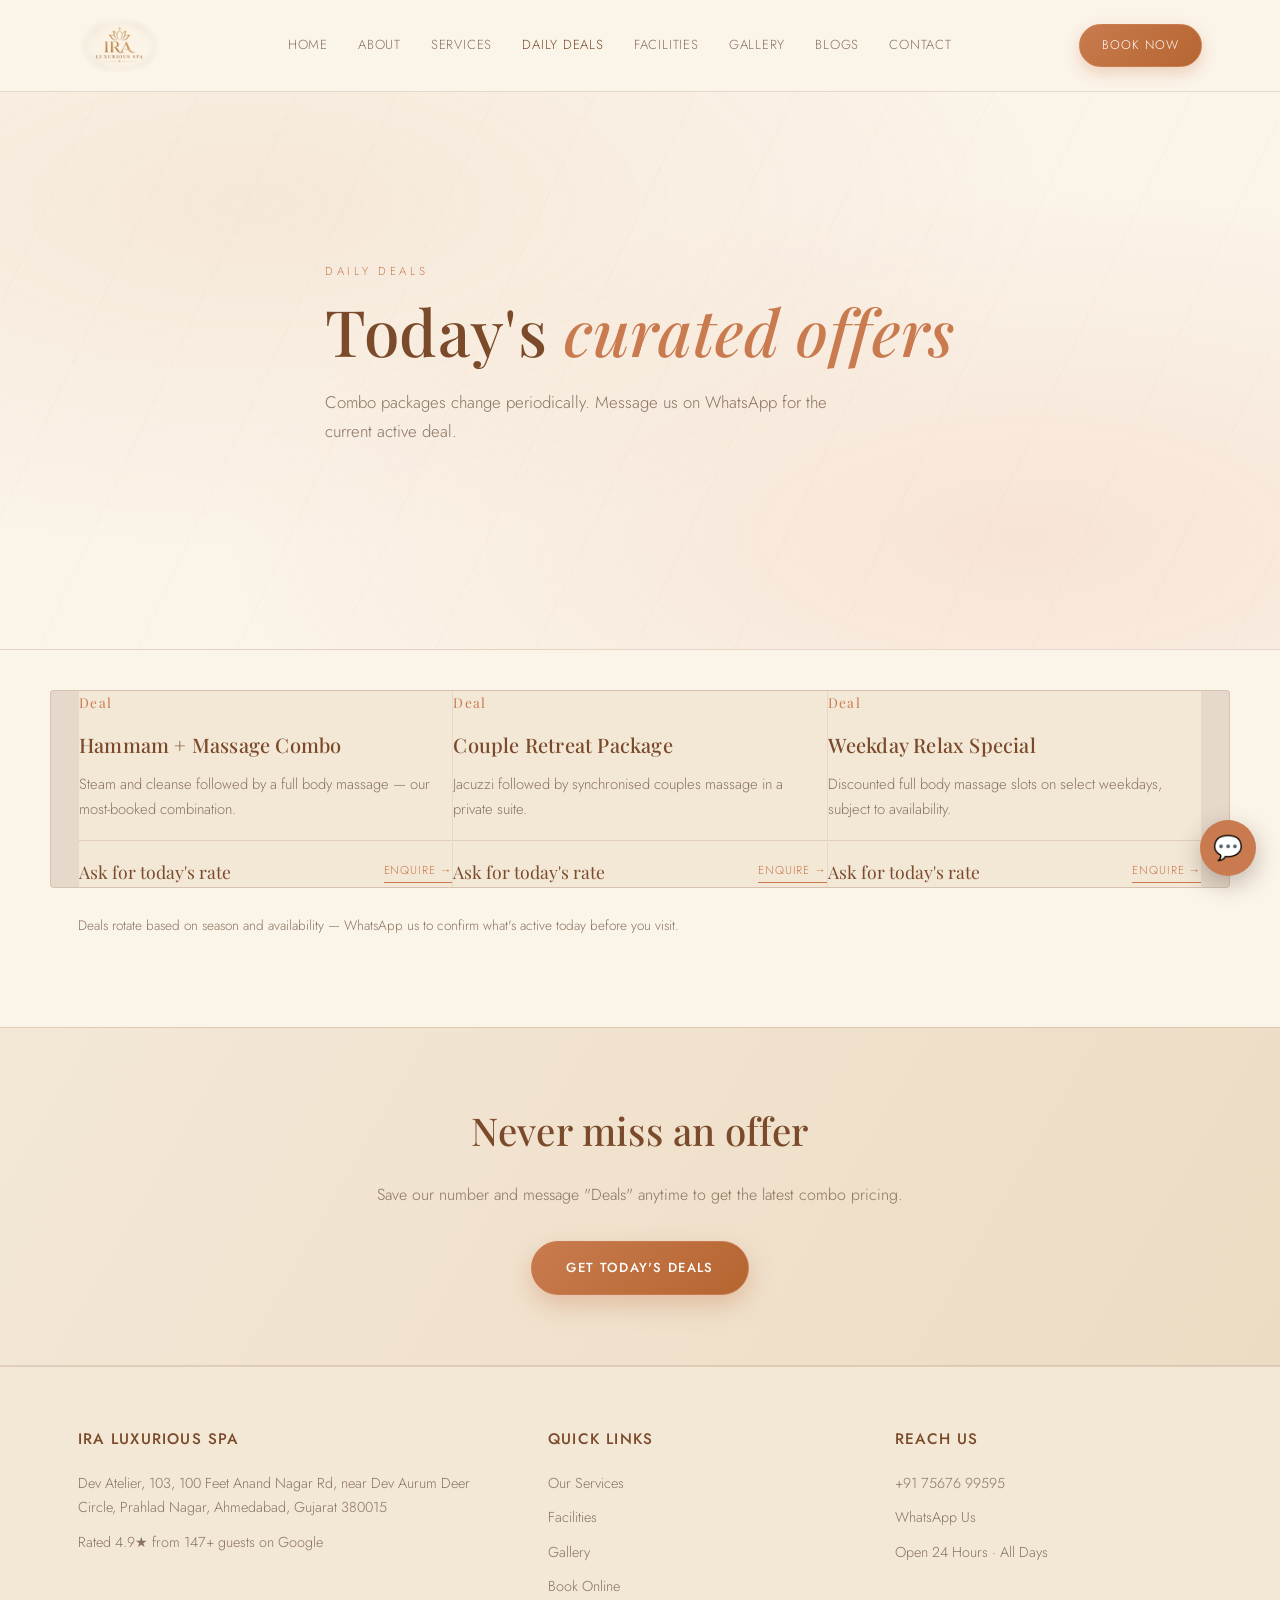
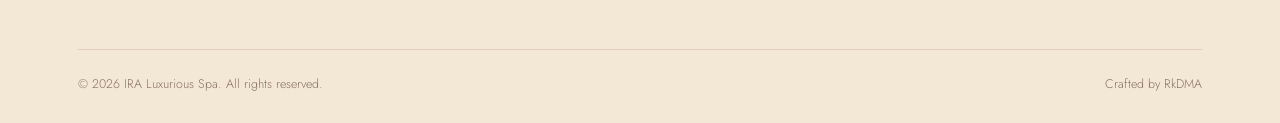
<file: daily-deals.html>
<!DOCTYPE html>
<html lang="en">
<head>
<meta charset="UTF-8">
<meta name="viewport" content="width=device-width, initial-scale=1.0">
<title>Daily Deals | IRA Luxurious Spa</title>
<meta name="description" content="Today's offers and combo packages at IRA Luxurious Spa, Prahlad Nagar, Ahmedabad.">
<link rel="stylesheet" href="style.css">
</head>
<body>

<header>
  <nav class="nav">
    <a href="index.html" class="brand">
  <img src="images/Logo.png" alt="IRA Luxurious Spa logo" style="height:55px; width:auto; display:block;">
</a>
    <ul class="navlinks">
      <li><a href="index.html">Home</a></li>
      <li><a href="about.html">About</a></li>
      <li><a href="services.html">Services</a></li>
      <li><a href="daily-deals.html" class="active">Daily Deals</a></li>
      <li><a href="facilities.html">Facilities</a></li>
      <li><a href="gallery.html">Gallery</a></li>
      <li><a href="blogs.html">Blogs</a></li>
      <li><a href="contact.html">Contact</a></li>
    </ul>
    <div style="display:flex;align-items:center;gap:16px;">
      <a href="book-online.html" class="navcta">Book Now</a>
      <button class="burger" aria-label="Menu"><span></span><span></span><span></span></button>
    </div>
  </nav>
</header>

<section class="hero" style="min-height:38vh;">
  <div class="wrap hero-inner">
    <div class="eyebrow">Daily Deals</div>
    <h1>Today's <em>curated offers</em></h1>
    <p>Combo packages change periodically. Message us on WhatsApp for the current active deal.</p>
  </div>
</section>

<section style="padding-top:40px;">
  <div class="wrap grid">
    <div class="card">
      <div class="idx">Deal</div>
      <h3>Hammam + Massage Combo</h3>
      <p>Steam and cleanse followed by a full body massage — our most-booked combination.</p>
      <div class="card-foot"><span class="price">Ask for today's rate</span><a href="https://wa.me/917567699595?text=Hi%2C%20I%27m%20interested%20in%20the%20Hammam%20%2B%20Massage%20combo" class="book-link">Enquire →</a></div>
    </div>
    <div class="card">
      <div class="idx">Deal</div>
      <h3>Couple Retreat Package</h3>
      <p>Jacuzzi followed by synchronised couples massage in a private suite.</p>
      <div class="card-foot"><span class="price">Ask for today's rate</span><a href="https://wa.me/917567699595?text=Hi%2C%20I%27m%20interested%20in%20the%20Couple%20Retreat%20package" class="book-link">Enquire →</a></div>
    </div>
    <div class="card">
      <div class="idx">Deal</div>
      <h3>Weekday Relax Special</h3>
      <p>Discounted full body massage slots on select weekdays, subject to availability.</p>
      <div class="card-foot"><span class="price">Ask for today's rate</span><a href="https://wa.me/917567699595?text=Hi%2C%20I%27m%20interested%20in%20the%20Weekday%20Relax%20special" class="book-link">Enquire →</a></div>
    </div>
  </div>
  <div class="wrap">
    <p style="color:var(--muted); font-size:0.85rem; margin-top:26px;">Deals rotate based on season and availability — WhatsApp us to confirm what's active today before you visit.</p>
  </div>
</section>

<div class="band">
  <div class="wrap">
    <h2>Never miss an offer</h2>
    <p>Save our number and message "Deals" anytime to get the latest combo pricing.</p>
    <a href="https://wa.me/917567699595?text=Hi%2C%20please%20share%20today%27s%20deals" class="btn">Get Today's Deals</a>
  </div>
</div>

<footer>
  <div class="wrap">
    <div class="footgrid">
      <div>
        <h4>IRA Luxurious Spa</h4>
        <p>Dev Atelier, 103, 100 Feet Anand Nagar Rd, near Dev Aurum Deer Circle, Prahlad Nagar, Ahmedabad, Gujarat 380015</p>
        <p>Rated 4.9★ from 147+ guests on Google</p>
      </div>
      <div>
        <h4>Quick Links</h4>
        <a href="services.html">Our Services</a>
        <a href="facilities.html">Facilities</a>
        <a href="gallery.html">Gallery</a>
        <a href="book-online.html">Book Online</a>
      </div>
      <div>
        <h4>Reach Us</h4>
        <a href="tel:+917567699595">+91 75676 99595</a>
        <a href="https://wa.me/917567699595">WhatsApp Us</a>
        <p>Open 24 Hours · All Days</p>
      </div>
    </div>
    <div class="footbottom">
      <span>© 2026 IRA Luxurious Spa. All rights reserved.</span>
      <span>Crafted by RkDMA</span>
    </div>
  </div>
</footer>
<a href="https://wa.me/917567699595" class="wa-float" aria-label="Chat on WhatsApp">💬</a>
<script src="script.js"></script>
</body>
</html>
</file>
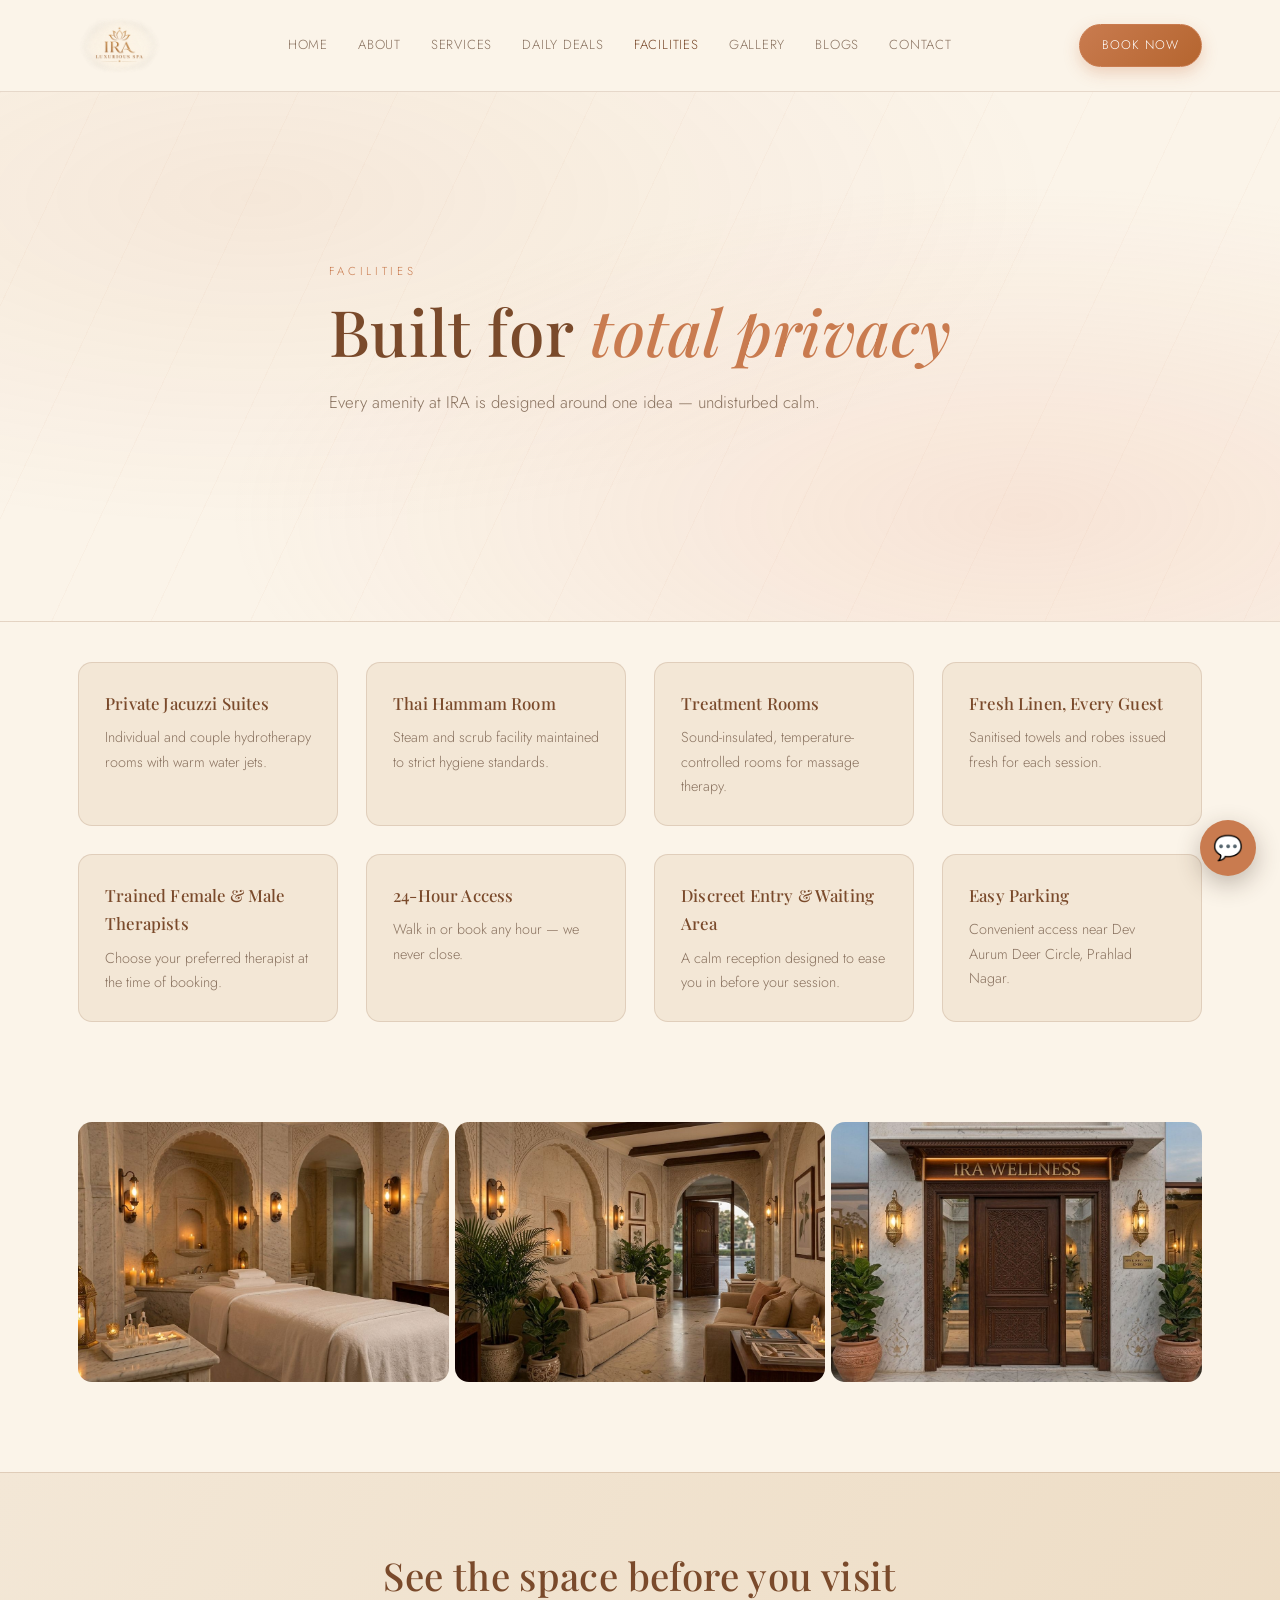
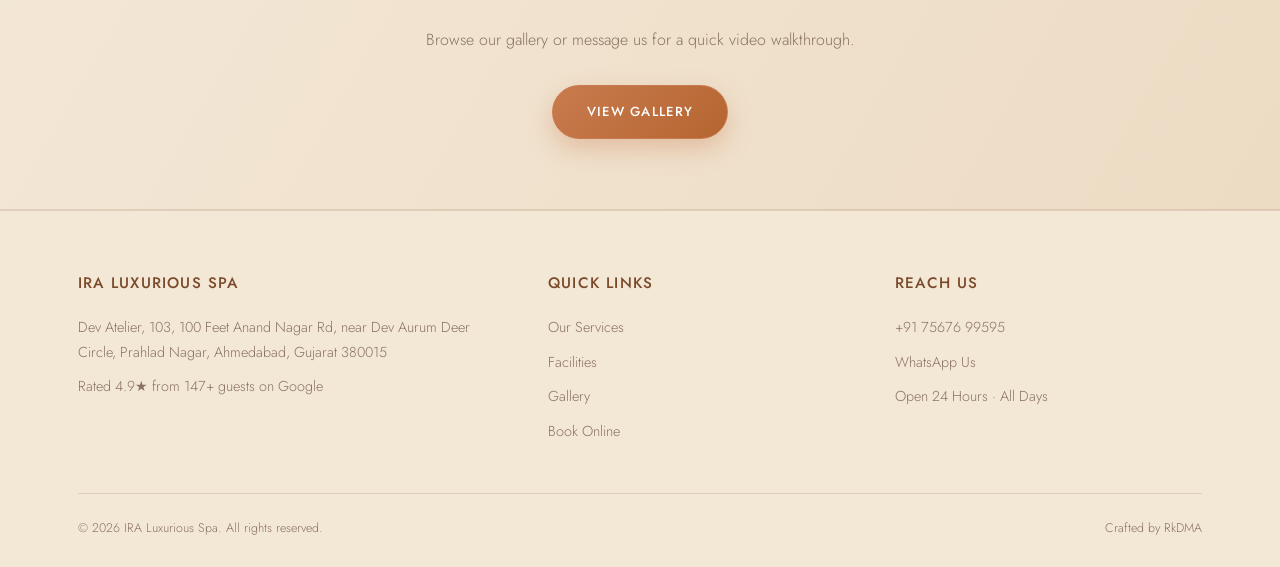
<file: facilities.html>
<!DOCTYPE html>
<html lang="en">
<head>
<meta charset="UTF-8">
<meta name="viewport" content="width=device-width, initial-scale=1.0">
<title>Facilities | IRA Luxurious Spa</title>
<meta name="description" content="Jacuzzi, steam room, private suites and more at IRA Luxurious Spa, Prahlad Nagar, Ahmedabad.">
<link rel="stylesheet" href="style.css">
</head>
<body>

<header>
  <nav class="nav">
    <a href="index.html" class="brand">
  <img src="images/Logo.png" alt="IRA Luxurious Spa logo" style="height:55px; width:auto; display:block;">
</a>
    <ul class="navlinks">
      <li><a href="index.html">Home</a></li>
      <li><a href="about.html">About</a></li>
      <li><a href="services.html">Services</a></li>
      <li><a href="daily-deals.html">Daily Deals</a></li>
      <li><a href="facilities.html" class="active">Facilities</a></li>
      <li><a href="gallery.html">Gallery</a></li>
      <li><a href="blogs.html">Blogs</a></li>
      <li><a href="contact.html">Contact</a></li>
    </ul>
    <div style="display:flex;align-items:center;gap:16px;">
      <a href="book-online.html" class="navcta">Book Now</a>
      <button class="burger" aria-label="Menu"><span></span><span></span><span></span></button>
    </div>
  </nav>
</header>

<section class="hero" style="min-height:38vh;">
  <div class="wrap hero-inner">
    <div class="eyebrow">Facilities</div>
    <h1>Built for <em>total privacy</em></h1>
    <p>Every amenity at IRA is designed around one idea — undisturbed calm.</p>
  </div>
</section>

<section style="padding-top:40px;">
  <div class="wrap facility-list">
    <div class="facility"><h4>Private Jacuzzi Suites</h4><p>Individual and couple hydrotherapy rooms with warm water jets.</p></div>
    <div class="facility"><h4>Thai Hammam Room</h4><p>Steam and scrub facility maintained to strict hygiene standards.</p></div>
    <div class="facility"><h4>Treatment Rooms</h4><p>Sound-insulated, temperature-controlled rooms for massage therapy.</p></div>
    <div class="facility"><h4>Fresh Linen, Every Guest</h4><p>Sanitised towels and robes issued fresh for each session.</p></div>
    <div class="facility"><h4>Trained Female & Male Therapists</h4><p>Choose your preferred therapist at the time of booking.</p></div>
    <div class="facility"><h4>24-Hour Access</h4><p>Walk in or book any hour — we never close.</p></div>
    <div class="facility"><h4>Discreet Entry & Waiting Area</h4><p>A calm reception designed to ease you in before your session.</p></div>
    <div class="facility"><h4>Easy Parking</h4><p>Convenient access near Dev Aurum Deer Circle, Prahlad Nagar.</p></div>
  </div>
</section>

<section style="padding-top:10px;">
  <div class="wrap" style="display:grid; grid-template-columns:repeat(3,1fr); gap:6px;">
    <img src="images/facility-room.jpg" alt="IRA Luxurious Spa private treatment room" style="width:100%; height:260px; object-fit:cover; border-radius:14px;">
    <img src="images/facility-lounge.jpg" alt="IRA Luxurious Spa waiting lounge" style="width:100%; height:260px; object-fit:cover; border-radius:14px;">
    <img src="images/facility-entrance.jpg" alt="IRA Luxurious Spa entrance" style="width:100%; height:260px; object-fit:cover; border-radius:14px;">
  </div>
</section>

<div class="band">
  <div class="wrap">
    <h2>See the space before you visit</h2>
    <p>Browse our gallery or message us for a quick video walkthrough.</p>
    <a href="gallery.html" class="btn">View Gallery</a>
  </div>
</div>

<footer>
  <div class="wrap">
    <div class="footgrid">
      <div>
        <h4>IRA Luxurious Spa</h4>
        <p>Dev Atelier, 103, 100 Feet Anand Nagar Rd, near Dev Aurum Deer Circle, Prahlad Nagar, Ahmedabad, Gujarat 380015</p>
        <p>Rated 4.9★ from 147+ guests on Google</p>
      </div>
      <div>
        <h4>Quick Links</h4>
        <a href="services.html">Our Services</a>
        <a href="facilities.html">Facilities</a>
        <a href="gallery.html">Gallery</a>
        <a href="book-online.html">Book Online</a>
      </div>
      <div>
        <h4>Reach Us</h4>
        <a href="tel:+917567699595">+91 75676 99595</a>
        <a href="https://wa.me/917567699595">WhatsApp Us</a>
        <p>Open 24 Hours · All Days</p>
      </div>
    </div>
    <div class="footbottom">
      <span>© 2026 IRA Luxurious Spa. All rights reserved.</span>
      <span>Crafted by RkDMA</span>
    </div>
  </div>
</footer>
<a href="https://wa.me/917567699595" class="wa-float" aria-label="Chat on WhatsApp">💬</a>
<script src="script.js"></script>
</body>
</html>
</file>
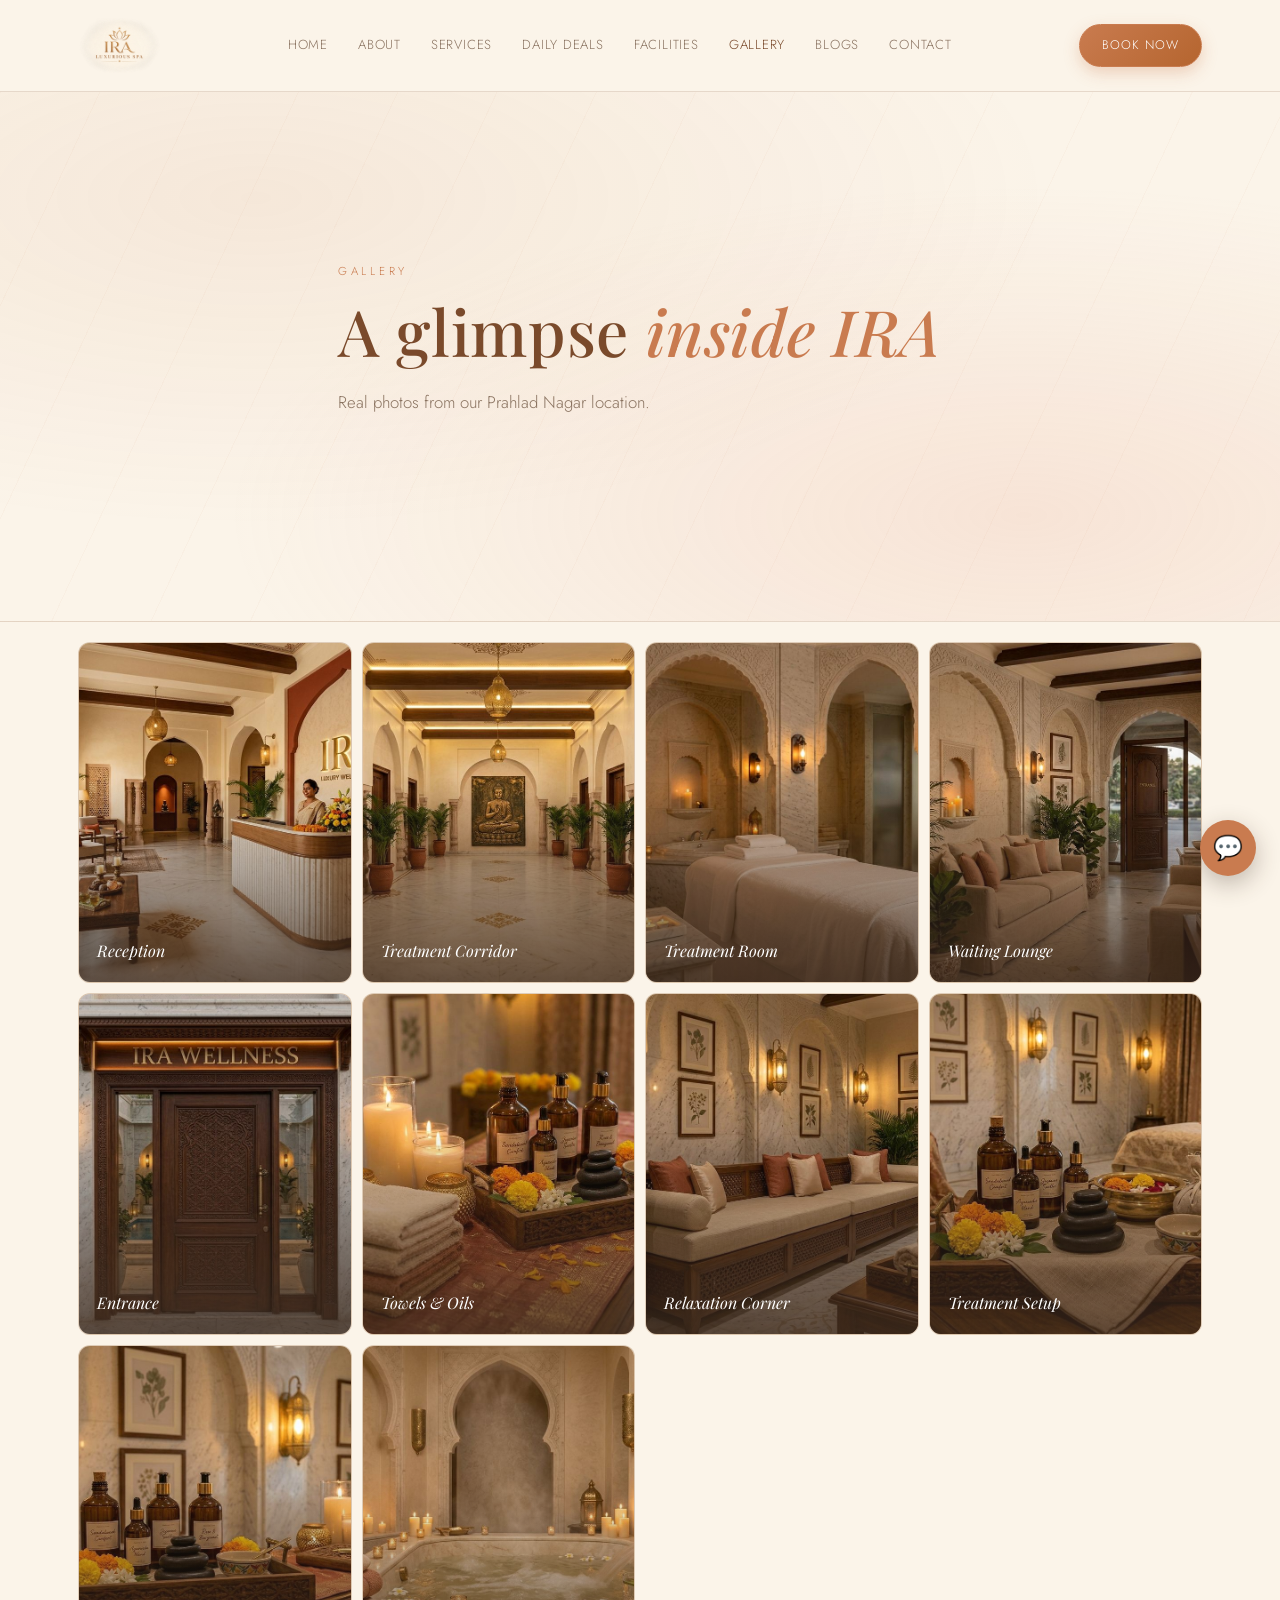
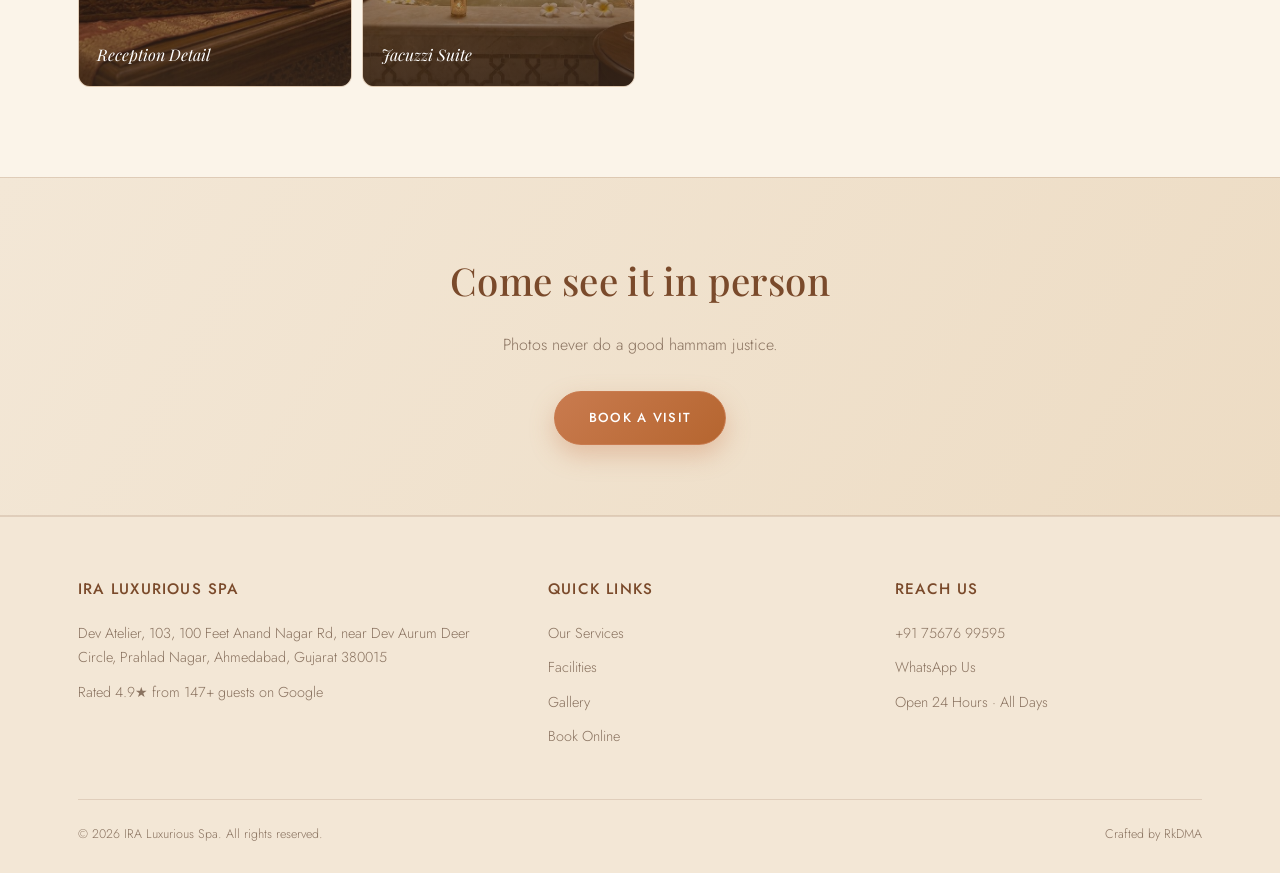
<file: gallery.html>
<!DOCTYPE html>
<html lang="en">
<head>
<meta charset="UTF-8">
<meta name="viewport" content="width=device-width, initial-scale=1.0">
<title>Gallery | IRA Luxurious Spa</title>
<meta name="description" content="A glimpse inside IRA Luxurious Spa, Prahlad Nagar, Ahmedabad.">
<link rel="stylesheet" href="style.css">
</head>
<body>

<header>
  <nav class="nav">
    <a href="index.html" class="brand">
  <img src="images/Logo.png" alt="IRA Luxurious Spa logo" style="height:55px; width:auto; display:block;">
</a>
    <ul class="navlinks">
      <li><a href="index.html">Home</a></li>
      <li><a href="about.html">About</a></li>
      <li><a href="services.html">Services</a></li>
      <li><a href="daily-deals.html">Daily Deals</a></li>
      <li><a href="facilities.html">Facilities</a></li>
      <li><a href="gallery.html" class="active">Gallery</a></li>
      <li><a href="blogs.html">Blogs</a></li>
      <li><a href="contact.html">Contact</a></li>
    </ul>
    <div style="display:flex;align-items:center;gap:16px;">
      <a href="book-online.html" class="navcta">Book Now</a>
      <button class="burger" aria-label="Menu"><span></span><span></span><span></span></button>
    </div>
  </nav>
</header>

<section class="hero" style="min-height:36vh;">
  <div class="wrap hero-inner">
    <div class="eyebrow">Gallery</div>
    <h1>A glimpse <em>inside IRA</em></h1>
    <p>Real photos from our Prahlad Nagar location.</p>
  </div>
</section>

<section style="padding-top:20px;">
  <div class="wrap gallery-grid">
    <div class="gtile"><img src="images/hero.jpg" alt="IRA Luxurious Spa reception"><span>Reception</span></div>
    <div class="gtile"><img src="images/about.jpg" alt="IRA Luxurious Spa corridor"><span>Treatment Corridor</span></div>
    <div class="gtile"><img src="images/facility-room.jpg" alt="IRA Luxurious Spa treatment room"><span>Treatment Room</span></div>
    <div class="gtile"><img src="images/facility-lounge.jpg" alt="IRA Luxurious Spa waiting lounge"><span>Waiting Lounge</span></div>
    <div class="gtile"><img src="images/facility-entrance.jpg" alt="IRA Luxurious Spa entrance"><span>Entrance</span></div>
    <div class="gtile"><img src="images/gallery-1.jpg" alt="IRA Luxurious Spa styling details"><span>Towels & Oils</span></div>
    <div class="gtile"><img src="images/gallery-2.jpg" alt="IRA Luxurious Spa relaxation corner"><span>Relaxation Corner</span></div>
    <div class="gtile"><img src="images/gallery-3.jpg" alt="IRA Luxurious Spa treatment setup"><span>Treatment Setup</span></div>
    <div class="gtile"><img src="images/gallery-4.jpg" alt="IRA Luxurious Spa reception detail"><span>Reception Detail</span></div>
    <div class="gtile"><img src="images/jacuzzi-bathtub.jpg" alt="IRA Luxurious Spa jacuzzi bathtub"><span>Jacuzzi Suite</span></div>
  </div>
</section>

<div class="band">
  <div class="wrap">
    <h2>Come see it in person</h2>
    <p>Photos never do a good hammam justice.</p>
    <a href="book-online.html" class="btn">Book a Visit</a>
  </div>
</div>

<footer>
  <div class="wrap">
    <div class="footgrid">
      <div>
        <h4>IRA Luxurious Spa</h4>
        <p>Dev Atelier, 103, 100 Feet Anand Nagar Rd, near Dev Aurum Deer Circle, Prahlad Nagar, Ahmedabad, Gujarat 380015</p>
        <p>Rated 4.9★ from 147+ guests on Google</p>
      </div>
      <div>
        <h4>Quick Links</h4>
        <a href="services.html">Our Services</a>
        <a href="facilities.html">Facilities</a>
        <a href="gallery.html">Gallery</a>
        <a href="book-online.html">Book Online</a>
      </div>
      <div>
        <h4>Reach Us</h4>
        <a href="tel:+917567699595">+91 75676 99595</a>
        <a href="https://wa.me/917567699595">WhatsApp Us</a>
        <p>Open 24 Hours · All Days</p>
      </div>
    </div>
    <div class="footbottom">
      <span>© 2026 IRA Luxurious Spa. All rights reserved.</span>
      <span>Crafted by RkDMA</span>
    </div>
  </div>
</footer>
<a href="https://wa.me/917567699595" class="wa-float" aria-label="Chat on WhatsApp">💬</a>
<script src="script.js"></script>
</body>
</html>
</file>
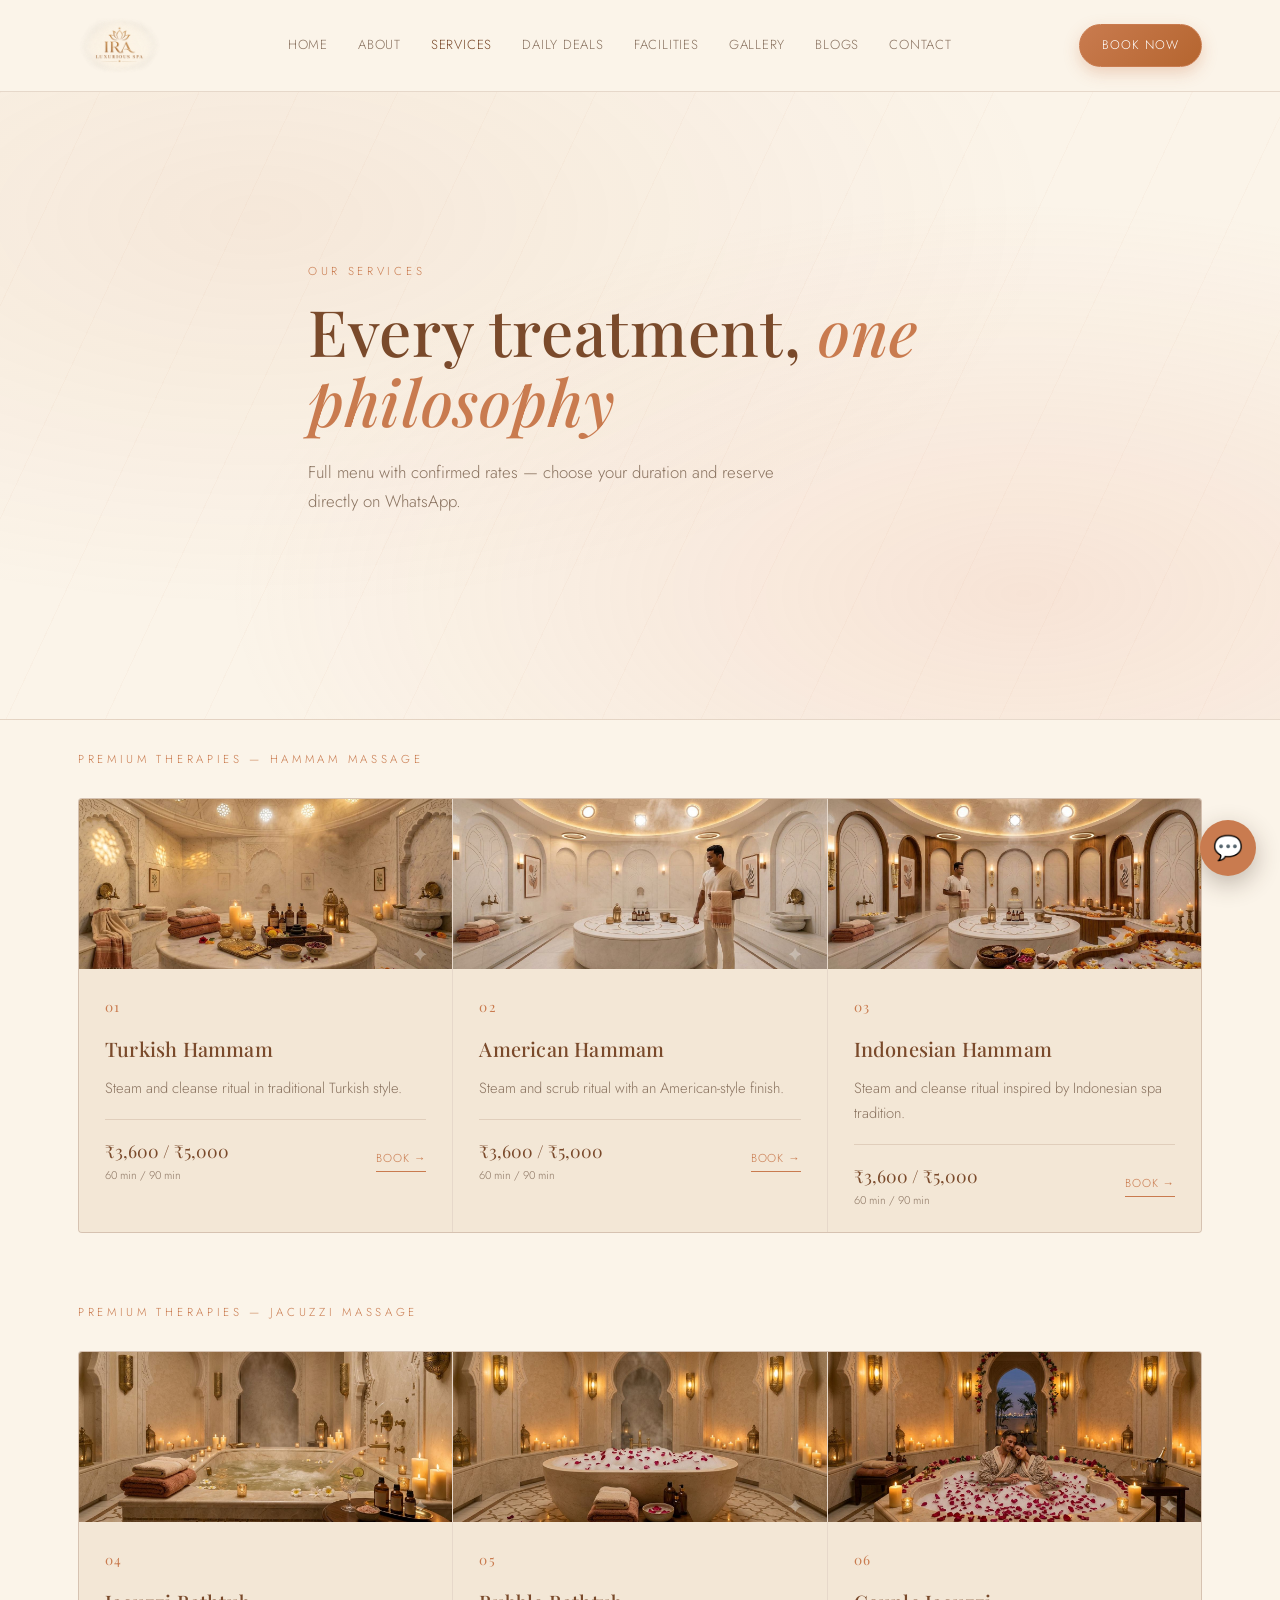
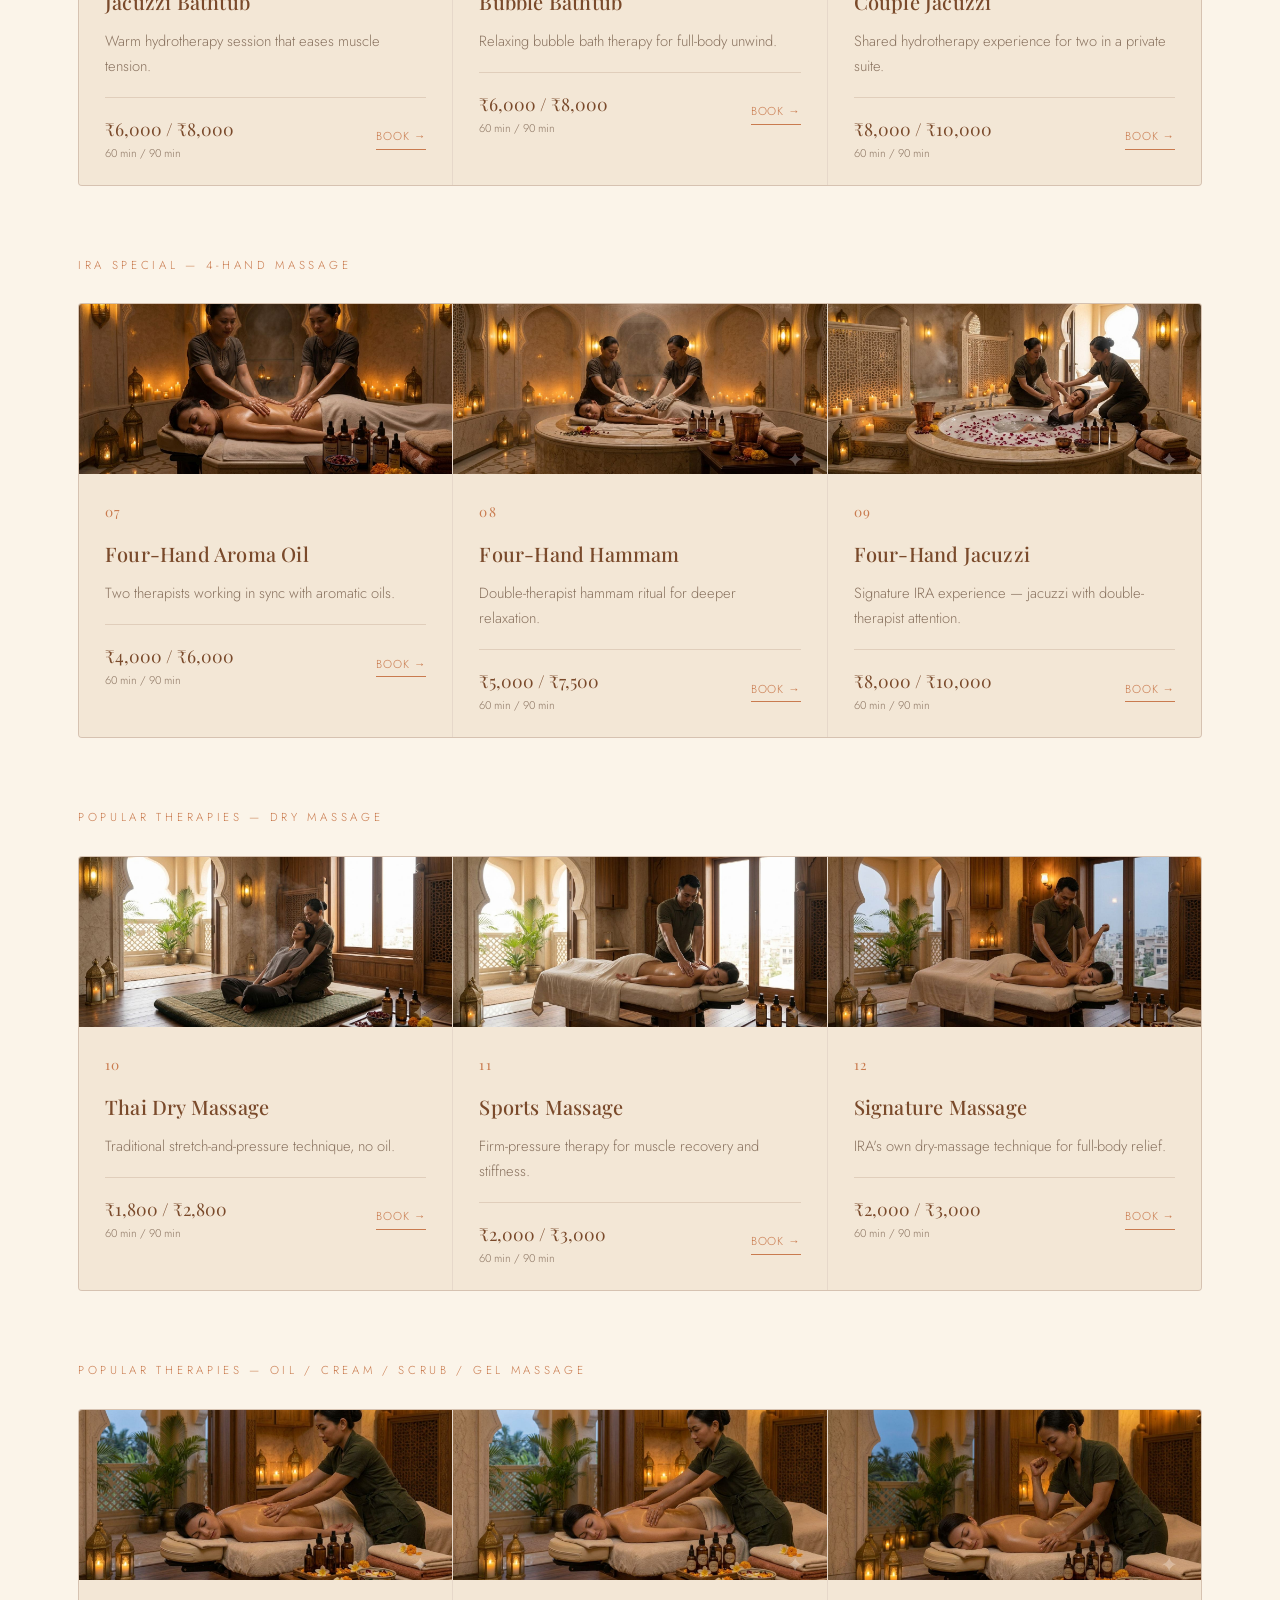
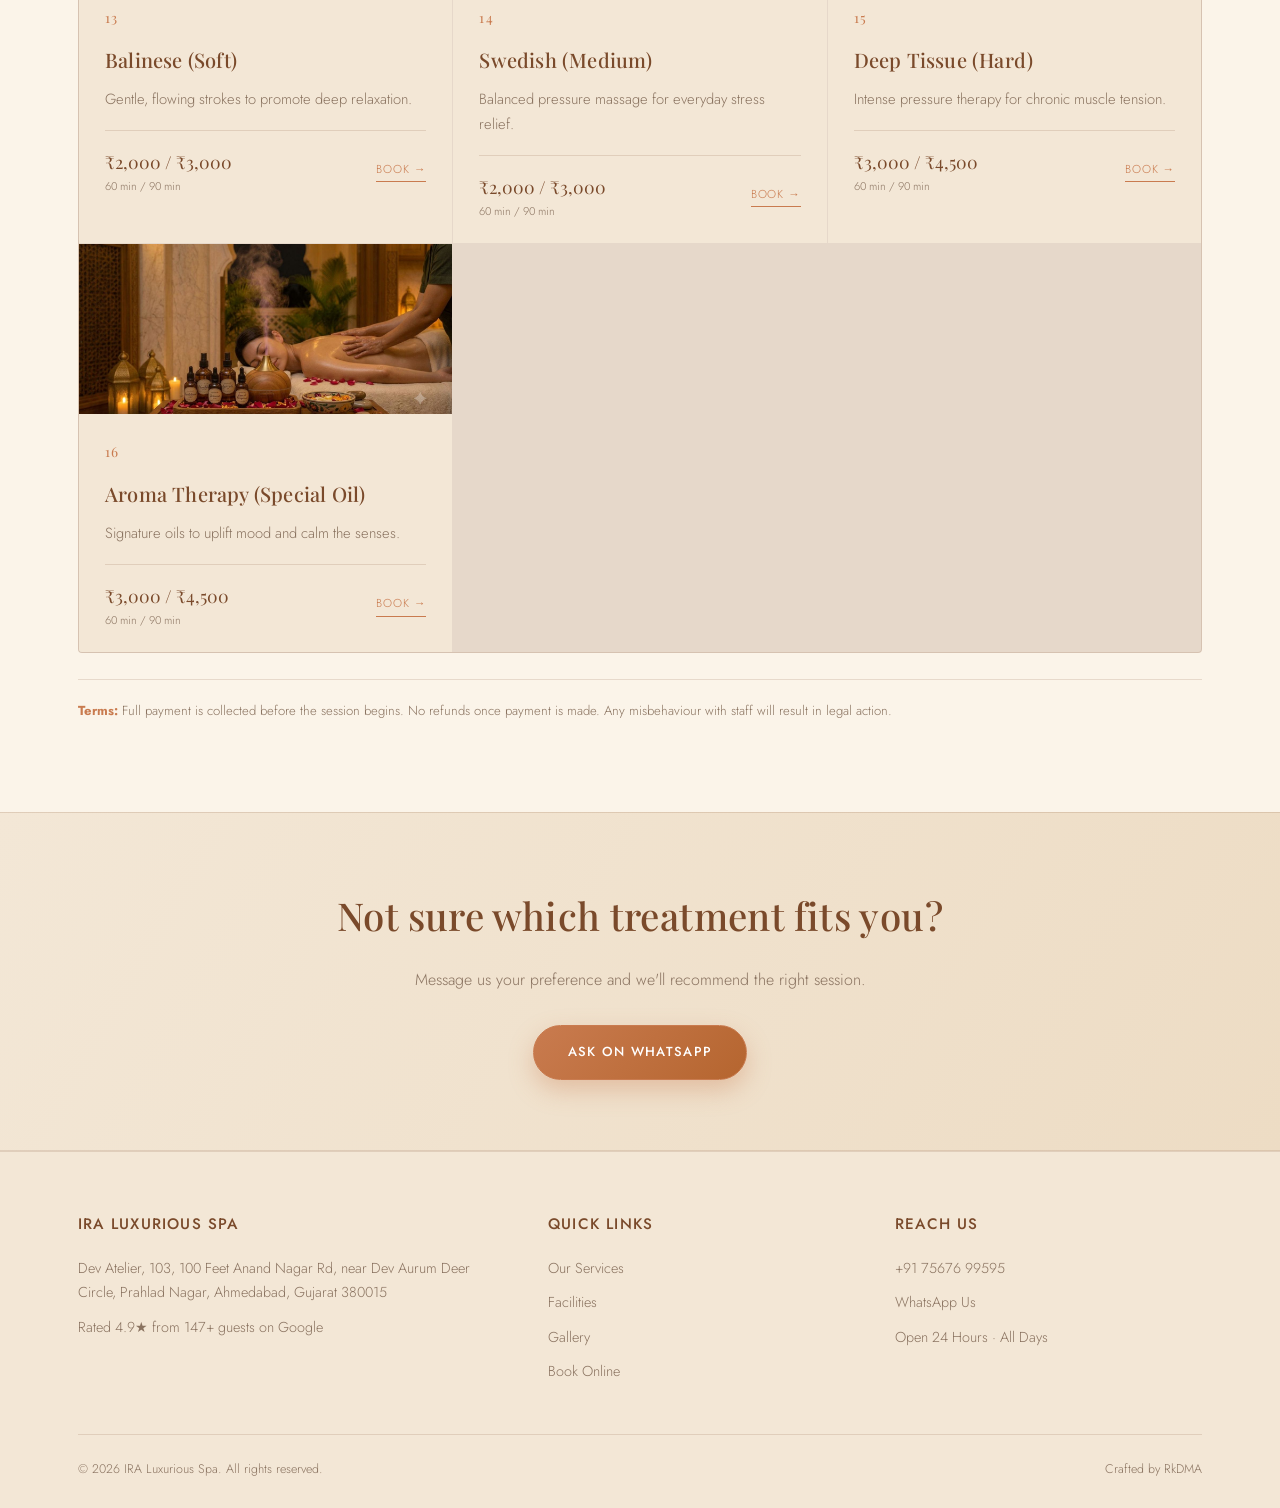
<file: services.html>
<!DOCTYPE html>
<html lang="en">
<head>
<meta charset="UTF-8">
<meta name="viewport" content="width=device-width, initial-scale=1.0">
<title>Our Services | IRA Luxurious Spa</title>
<meta name="description" content="Explore jacuzzi therapy, Thai hammam, couple spa, deep tissue and full body massage at IRA Luxurious Spa, Prahlad Nagar, Ahmedabad.">
<link rel="stylesheet" href="style.css">
</head>
<body>

<header>
  <nav class="nav">
    <a href="index.html" class="brand">
  <img src="images/Logo.png" alt="IRA Luxurious Spa logo" style="height:55px; width:auto; display:block;">
</a>
    <ul class="navlinks">
      <li><a href="index.html">Home</a></li>
      <li><a href="about.html">About</a></li>
      <li><a href="services.html" class="active">Services</a></li>
      <li><a href="daily-deals.html">Daily Deals</a></li>
      <li><a href="facilities.html">Facilities</a></li>
      <li><a href="gallery.html">Gallery</a></li>
      <li><a href="blogs.html">Blogs</a></li>
      <li><a href="contact.html">Contact</a></li>
    </ul>
    <div style="display:flex;align-items:center;gap:16px;">
      <a href="book-online.html" class="navcta">Book Now</a>
      <button class="burger" aria-label="Menu"><span></span><span></span><span></span></button>
    </div>
  </nav>
</header>

<section class="hero" style="min-height:34vh;">
  <div class="wrap hero-inner">
    <div class="eyebrow">Our Services</div>
    <h1>Every treatment, <em>one philosophy</em></h1>
    <p>Full menu with confirmed rates — choose your duration and reserve directly on WhatsApp.</p>
  </div>
</section>

<section style="padding-top:30px;">
  <div class="wrap">

    <div class="section-head" style="margin-bottom:28px;">
      <div class="eyebrow">Premium Therapies — Hammam Massage</div>
    </div>
    <div class="grid" style="margin-bottom:70px;">
      <div class="card">
        <img class="card-img" src="images/turkish-hammam.jpg" alt="Turkish Hammam at IRA Luxurious Spa">
        <div class="card-body">
        <div class="idx">01</div>
        <h3>Turkish Hammam</h3>
        <p>Steam and cleanse ritual in traditional Turkish style.</p>
        <div class="card-foot"><span class="price">₹3,600 / ₹5,000<small>60 min / 90 min</small></span><a href="https://wa.me/917567699595?text=Hi%2C%20I%27d%20like%20to%20book%20Turkish%20Hammam" class="book-link">Book →</a></div>
        </div>
      </div>
      <div class="card">
        <img class="card-img" src="images/american-hammam.jpg" alt="American Hammam at IRA Luxurious Spa">
        <div class="card-body">
        <div class="idx">02</div>
        <h3>American Hammam</h3>
        <p>Steam and scrub ritual with an American-style finish.</p>
        <div class="card-foot"><span class="price">₹3,600 / ₹5,000<small>60 min / 90 min</small></span><a href="https://wa.me/917567699595?text=Hi%2C%20I%27d%20like%20to%20book%20American%20Hammam" class="book-link">Book →</a></div>
        </div>
      </div>
      <div class="card">
        <img class="card-img" src="images/indonesian-hammam.jpg" alt="Indonesian Hammam at IRA Luxurious Spa">
        <div class="card-body">
        <div class="idx">03</div>
        <h3>Indonesian Hammam</h3>
        <p>Steam and cleanse ritual inspired by Indonesian spa tradition.</p>
        <div class="card-foot"><span class="price">₹3,600 / ₹5,000<small>60 min / 90 min</small></span><a href="https://wa.me/917567699595?text=Hi%2C%20I%27d%20like%20to%20book%20Indonesian%20Hammam" class="book-link">Book →</a></div>
        </div>
      </div>
    </div>

    <div class="section-head" style="margin-bottom:28px;">
      <div class="eyebrow">Premium Therapies — Jacuzzi Massage</div>
    </div>
    <div class="grid" style="margin-bottom:70px;">
      <div class="card">
        <img class="card-img" src="images/jacuzzi-bathtub.jpg" alt="Jacuzzi Bathtub at IRA Luxurious Spa">
        <div class="card-body">
        <div class="idx">04</div>
        <h3>Jacuzzi Bathtub</h3>
        <p>Warm hydrotherapy session that eases muscle tension.</p>
        <div class="card-foot"><span class="price">₹6,000 / ₹8,000<small>60 min / 90 min</small></span><a href="https://wa.me/917567699595?text=Hi%2C%20I%27d%20like%20to%20book%20Jacuzzi%20Bathtub" class="book-link">Book →</a></div>
        </div>
      </div>
      <div class="card">
        <img class="card-img" src="images/bubble-bathtub.jpg" alt="Bubble Bathtub at IRA Luxurious Spa">
        <div class="card-body">
        <div class="idx">05</div>
        <h3>Bubble Bathtub</h3>
        <p>Relaxing bubble bath therapy for full-body unwind.</p>
        <div class="card-foot"><span class="price">₹6,000 / ₹8,000<small>60 min / 90 min</small></span><a href="https://wa.me/917567699595?text=Hi%2C%20I%27d%20like%20to%20book%20Bubble%20Bathtub" class="book-link">Book →</a></div>
        </div>
      </div>
      <div class="card">
        <img class="card-img" src="images/couple-jacuzzi.jpg" alt="Couple Jacuzzi at IRA Luxurious Spa">
        <div class="card-body">
        <div class="idx">06</div>
        <h3>Couple Jacuzzi</h3>
        <p>Shared hydrotherapy experience for two in a private suite.</p>
        <div class="card-foot"><span class="price">₹8,000 / ₹10,000<small>60 min / 90 min</small></span><a href="https://wa.me/917567699595?text=Hi%2C%20I%27d%20like%20to%20book%20Couple%20Jacuzzi" class="book-link">Book →</a></div>
        </div>
      </div>
    </div>

    <div class="section-head" style="margin-bottom:28px;">
      <div class="eyebrow">IRA Special — 4-Hand Massage</div>
    </div>
    <div class="grid" style="margin-bottom:70px;">
      <div class="card">
        <img class="card-img" src="images/4hand-aroma.jpg" alt="Four-Hand Aroma Oil at IRA Luxurious Spa">
        <div class="card-body">
        <div class="idx">07</div>
        <h3>Four-Hand Aroma Oil</h3>
        <p>Two therapists working in sync with aromatic oils.</p>
        <div class="card-foot"><span class="price">₹4,000 / ₹6,000<small>60 min / 90 min</small></span><a href="https://wa.me/917567699595?text=Hi%2C%20I%27d%20like%20to%20book%20Four-Hand%20Aroma%20Oil" class="book-link">Book →</a></div>
        </div>
      </div>
      <div class="card">
        <img class="card-img" src="images/4hand-hammam.jpg" alt="Four-Hand Hammam at IRA Luxurious Spa">
        <div class="card-body">
        <div class="idx">08</div>
        <h3>Four-Hand Hammam</h3>
        <p>Double-therapist hammam ritual for deeper relaxation.</p>
        <div class="card-foot"><span class="price">₹5,000 / ₹7,500<small>60 min / 90 min</small></span><a href="https://wa.me/917567699595?text=Hi%2C%20I%27d%20like%20to%20book%20Four-Hand%20Hammam" class="book-link">Book →</a></div>
        </div>
      </div>
      <div class="card">
        <img class="card-img" src="images/4hand-jacuzzi.jpg" alt="Four-Hand Jacuzzi at IRA Luxurious Spa">
        <div class="card-body">
        <div class="idx">09</div>
        <h3>Four-Hand Jacuzzi</h3>
        <p>Signature IRA experience — jacuzzi with double-therapist attention.</p>
        <div class="card-foot"><span class="price">₹8,000 / ₹10,000<small>60 min / 90 min</small></span><a href="https://wa.me/917567699595?text=Hi%2C%20I%27d%20like%20to%20book%20Four-Hand%20Jacuzzi" class="book-link">Book →</a></div>
        </div>
      </div>
    </div>

    <div class="section-head" style="margin-bottom:28px;">
      <div class="eyebrow">Popular Therapies — Dry Massage</div>
    </div>
    <div class="grid" style="margin-bottom:70px;">
      <div class="card">
        <img class="card-img" src="images/thai-dry.jpg" alt="Thai Dry Massage at IRA Luxurious Spa">
        <div class="card-body">
        <div class="idx">10</div>
        <h3>Thai Dry Massage</h3>
        <p>Traditional stretch-and-pressure technique, no oil.</p>
        <div class="card-foot"><span class="price">₹1,800 / ₹2,800<small>60 min / 90 min</small></span><a href="https://wa.me/917567699595?text=Hi%2C%20I%27d%20like%20to%20book%20Thai%20Dry%20Massage" class="book-link">Book →</a></div>
        </div>
      </div>
      <div class="card">
        <img class="card-img" src="images/sports-massage.jpg" alt="Sports Massage at IRA Luxurious Spa">
        <div class="card-body">
        <div class="idx">11</div>
        <h3>Sports Massage</h3>
        <p>Firm-pressure therapy for muscle recovery and stiffness.</p>
        <div class="card-foot"><span class="price">₹2,000 / ₹3,000<small>60 min / 90 min</small></span><a href="https://wa.me/917567699595?text=Hi%2C%20I%27d%20like%20to%20book%20Sports%20Massage" class="book-link">Book →</a></div>
        </div>
      </div>
      <div class="card">
        <img class="card-img" src="images/signature-massage.jpg" alt="Signature Massage at IRA Luxurious Spa">
        <div class="card-body">
        <div class="idx">12</div>
        <h3>Signature Massage</h3>
        <p>IRA's own dry-massage technique for full-body relief.</p>
        <div class="card-foot"><span class="price">₹2,000 / ₹3,000<small>60 min / 90 min</small></span><a href="https://wa.me/917567699595?text=Hi%2C%20I%27d%20like%20to%20book%20Signature%20Massage" class="book-link">Book →</a></div>
        </div>
      </div>
    </div>

    <div class="section-head" style="margin-bottom:28px;">
      <div class="eyebrow">Popular Therapies — Oil / Cream / Scrub / Gel Massage</div>
    </div>
    <div class="grid" style="margin-bottom:26px;">
      <div class="card">
        <img class="card-img" src="images/balinese.jpg" alt="Balinese (Soft) at IRA Luxurious Spa">
        <div class="card-body">
        <div class="idx">13</div>
        <h3>Balinese (Soft)</h3>
        <p>Gentle, flowing strokes to promote deep relaxation.</p>
        <div class="card-foot"><span class="price">₹2,000 / ₹3,000<small>60 min / 90 min</small></span><a href="https://wa.me/917567699595?text=Hi%2C%20I%27d%20like%20to%20book%20Balinese%20Massage" class="book-link">Book →</a></div>
        </div>
      </div>
      <div class="card">
        <img class="card-img" src="images/swedish.jpg" alt="Swedish (Medium) at IRA Luxurious Spa">
        <div class="card-body">
        <div class="idx">14</div>
        <h3>Swedish (Medium)</h3>
        <p>Balanced pressure massage for everyday stress relief.</p>
        <div class="card-foot"><span class="price">₹2,000 / ₹3,000<small>60 min / 90 min</small></span><a href="https://wa.me/917567699595?text=Hi%2C%20I%27d%20like%20to%20book%20Swedish%20Massage" class="book-link">Book →</a></div>
        </div>
      </div>
      <div class="card">
        <img class="card-img" src="images/deep-tissue.jpg" alt="Deep Tissue (Hard) at IRA Luxurious Spa">
        <div class="card-body">
        <div class="idx">15</div>
        <h3>Deep Tissue (Hard)</h3>
        <p>Intense pressure therapy for chronic muscle tension.</p>
        <div class="card-foot"><span class="price">₹3,000 / ₹4,500<small>60 min / 90 min</small></span><a href="https://wa.me/917567699595?text=Hi%2C%20I%27d%20like%20to%20book%20Deep%20Tissue%20Massage" class="book-link">Book →</a></div>
        </div>
      </div>
      <div class="card">
        <img class="card-img" src="images/aroma-therapy.jpg" alt="Aroma Therapy (Special Oil) at IRA Luxurious Spa">
        <div class="card-body">
        <div class="idx">16</div>
        <h3>Aroma Therapy (Special Oil)</h3>
        <p>Signature oils to uplift mood and calm the senses.</p>
        <div class="card-foot"><span class="price">₹3,000 / ₹4,500<small>60 min / 90 min</small></span><a href="https://wa.me/917567699595?text=Hi%2C%20I%27d%20like%20to%20book%20Aroma%20Therapy" class="book-link">Book →</a></div>
        </div>
      </div>
    </div>

    <p style="color:var(--muted); font-size:0.82rem; margin-top:26px; border-top:1px solid var(--line); padding-top:20px;">
      <strong style="color:var(--gold);">Terms:</strong> Full payment is collected before the session begins. No refunds once payment is made. Any misbehaviour with staff will result in legal action.
    </p>
  </div>
</section>

<div class="band">
  <div class="wrap">
    <h2>Not sure which treatment fits you?</h2>
    <p>Message us your preference and we'll recommend the right session.</p>
    <a href="https://wa.me/917567699595" class="btn">Ask on WhatsApp</a>
  </div>
</div>

<footer>
  <div class="wrap">
    <div class="footgrid">
      <div>
        <h4>IRA Luxurious Spa</h4>
        <p>Dev Atelier, 103, 100 Feet Anand Nagar Rd, near Dev Aurum Deer Circle, Prahlad Nagar, Ahmedabad, Gujarat 380015</p>
        <p>Rated 4.9★ from 147+ guests on Google</p>
      </div>
      <div>
        <h4>Quick Links</h4>
        <a href="services.html">Our Services</a>
        <a href="facilities.html">Facilities</a>
        <a href="gallery.html">Gallery</a>
        <a href="book-online.html">Book Online</a>
      </div>
      <div>
        <h4>Reach Us</h4>
        <a href="tel:+917567699595">+91 75676 99595</a>
        <a href="https://wa.me/917567699595">WhatsApp Us</a>
        <p>Open 24 Hours · All Days</p>
      </div>
    </div>
    <div class="footbottom">
      <span>© 2026 IRA Luxurious Spa. All rights reserved.</span>
      <span>Crafted by RkDMA</span>
    </div>
  </div>
</footer>
<a href="https://wa.me/917567699595" class="wa-float" aria-label="Chat on WhatsApp">💬</a>
<script src="script.js"></script>
</body>
</html>
</file>
<file: style.css>
@import url('https://fonts.googleapis.com/css2?family=Playfair+Display:ital,wght@0,400;0,500;0,600;1,500&family=Jost:wght@300;400;500;600&display=swap');

/* ================================================
   COLOR SYSTEM — change values here to re-theme
   the WHOLE site. Every page reads these same names.
   ================================================ */
:root{
  --black:#FBF4E9;      /* main page background (warm cream) */
  --panel:#F3E7D6;      /* card / section background */
  --panel-2:#EDDCC4;    /* deeper card background (hover, alt rows) */
  --gold:#C97B4F;       /* primary accent — terracotta (buttons, links) */
  --gold-light:#7A4A2B; /* headings colour — deep warm brown */
  --cream:#3B2A1E;      /* body text colour — dark roasted brown */
  --muted:#8A7360;      /* secondary / muted text */
  --wine:#E7A38C;       /* soft pink accent (badges, highlights) */
  --line: rgba(122,74,43,0.16);
  --radius: 4px;
}

*{box-sizing:border-box; margin:0; padding:0;}
html{scroll-behavior:smooth;}

body{
  background:var(--black);
  color:var(--cream);
  font-family:'Jost', sans-serif;
  font-weight:300;
  line-height:1.7;
  -webkit-font-smoothing:antialiased;
}

h1,h2,h3,h4{
  font-family:'Playfair Display', serif;
  font-weight:500;
  letter-spacing:0.01em;
  color:var(--gold-light);
}

a{color:inherit; text-decoration:none;}
img{max-width:100%; display:block;}

.eyebrow{
  font-family:'Jost', sans-serif;
  text-transform:uppercase;
  letter-spacing:0.32em;
  font-size:0.72rem;
  color:var(--gold);
  margin-bottom:14px;
}

.wrap{max-width:1180px; margin:0 auto; padding:0 28px;}

.ripple{width:100%; height:34px; display:flex; align-items:center; justify-content:center; opacity:0.7;}
.ripple svg{width:220px; height:14px;}

/* ---------- header ---------- */
header{
  position:sticky; top:0; z-index:50;
  background:rgba(251,244,233,0.94);
  backdrop-filter:blur(8px);
  border-bottom:1px solid var(--line);
}
.nav{display:flex; align-items:center; justify-content:space-between; padding:18px 28px; max-width:1180px; margin:0 auto;}
.brand{font-family:'Playfair Display', serif; font-size:1.35rem; color:var(--gold-light); letter-spacing:0.04em;}
.brand span{color:var(--gold); font-style:italic; font-weight:400;}
.navlinks{display:flex; gap:30px; list-style:none; font-size:0.82rem; letter-spacing:0.06em; text-transform:uppercase;}
.navlinks a{color:var(--muted); transition:color .25s;}
.navlinks a:hover, .navlinks a.active{color:var(--gold-light);}
.navcta{background:linear-gradient(135deg, var(--gold), #B5652F); border:1px solid var(--gold); color:#fff !important; padding:10px 22px; font-size:0.78rem; letter-spacing:0.08em; text-transform:uppercase; transition:all .25s; border-radius:30px; box-shadow:0 6px 16px rgba(201,123,79,0.3);}
.navcta:hover{background:transparent; color:var(--gold) !important; box-shadow:none;}
.burger{display:none; flex-direction:column; gap:5px; cursor:pointer; background:none; border:0;}
.burger span{width:24px; height:1px; background:var(--gold-light);}

@media(max-width:860px){
  .navlinks{
    position:fixed; top:64px; left:0; right:0; bottom:0;
    width:100%; height:calc(100% - 64px);
    background:var(--black);
    flex-direction:column; align-items:center; justify-content:center;
    gap:26px; font-size:1rem; z-index:100;
    transform:translateY(-120%); transition:transform .35s ease;
    visibility:hidden;
  }
  .navlinks.open{transform:translateY(0); visibility:visible;}
  .burger{display:flex;}
  .navcta{display:none;}
}

/* ---------- hero ---------- */
.hero{
  min-height:78vh; display:flex; align-items:center; position:relative;
  background:
    radial-gradient(ellipse at 20% 20%, rgba(201,123,79,0.10), transparent 55%),
    radial-gradient(ellipse at 80% 80%, rgba(231,163,140,0.20), transparent 55%),
    var(--black);
  overflow:hidden; border-bottom:1px solid var(--line);
}
.hero::before{
  content:""; position:absolute; inset:0;
  background-image: repeating-linear-gradient(115deg, rgba(201,123,79,0.04) 0px, rgba(201,123,79,0.04) 1px, transparent 1px, transparent 90px);
  pointer-events:none;
}
.hero-inner{max-width:720px; padding:80px 28px;}
.hero-flex{display:flex; align-items:center; justify-content:space-between; gap:50px; max-width:1180px; margin:0 auto; padding:70px 28px;}
.hero-flex .hero-inner{padding:0; max-width:560px;}
.hero-media{flex:1; max-width:460px; border-radius:16px; position:relative; overflow:hidden; box-shadow:0 24px 60px rgba(59,42,30,0.18);}
.hero-media::before{content:""; position:absolute; top:14px; left:14px; right:-14px; bottom:-14px; border:1.5px solid var(--gold); opacity:0.5; border-radius:16px; pointer-events:none; z-index:2;}
.hero-media img{width:100%; height:400px; object-fit:cover; display:block; border-radius:16px; position:relative; z-index:1;}
@media(max-width:900px){.hero-flex{flex-direction:column;} .hero-media{max-width:100%; order:-1;} .hero-media img{height:260px;}}

.hero h1{font-size:clamp(2.4rem, 5vw, 4rem); line-height:1.1; margin-bottom:22px;}
.hero h1 em{color:var(--gold); font-style:italic;}
.hero p{color:var(--muted); font-size:1.05rem; max-width:520px; margin-bottom:34px;}
.hero-stats{display:flex; gap:36px; margin-top:44px;}
.hero-stats div{border-left:1px solid var(--line); padding-left:16px;}
.hero-stats b{display:block; font-family:'Playfair Display',serif; font-size:1.6rem; color:var(--gold-light);}
.hero-stats span{font-size:0.75rem; text-transform:uppercase; letter-spacing:0.1em; color:var(--muted);}

.btn{display:inline-block; background:linear-gradient(135deg, var(--gold), #B5652F); color:#fff; padding:15px 34px; font-size:0.82rem; letter-spacing:0.1em; text-transform:uppercase; border:1px solid var(--gold); transition:all .25s; border-radius:30px; box-shadow:0 10px 24px rgba(201,123,79,0.35); font-weight:500;}
.btn:hover{background:transparent; color:var(--gold); box-shadow:0 4px 12px rgba(201,123,79,0.2); transform:translateY(-1px);}
.btn-ghost{display:inline-block; background:transparent; color:var(--gold-light); padding:15px 34px; font-size:0.82rem; letter-spacing:0.1em; text-transform:uppercase; border:1px solid var(--line); margin-left:14px; transition:all .25s; border-radius:30px;}
.btn-ghost:hover{border-color:var(--gold); background:rgba(201,123,79,0.06);}

/* ---------- trust badges (below hero CTA, glass pill style) ---------- */
.trust-badges{display:flex; flex-wrap:wrap; gap:14px; margin-top:38px;}
.trust-badge{
  display:flex; align-items:center; gap:10px;
  background:rgba(255,255,255,0.55); backdrop-filter:blur(6px);
  border:1px solid rgba(201,123,79,0.25);
  padding:10px 20px; border-radius:30px;
  font-size:0.78rem; letter-spacing:0.02em; color:var(--gold-light); font-weight:500;
  box-shadow:0 6px 16px rgba(59,42,30,0.06);
}
.trust-badge svg{width:18px; height:18px; stroke:var(--gold); fill:none; stroke-width:1.6; flex-shrink:0;}

/* ---------- sections ---------- */
section{padding:90px 0;}
.section-head{max-width:640px; margin-bottom:56px;}
.section-head.center{max-width:640px; margin-left:auto; margin-right:auto; text-align:center;}
.section-head h2{font-size:clamp(1.8rem,3.4vw,2.6rem);}
.section-head p{color:var(--muted); margin-top:16px;}

/* service / info cards */
.grid{display:grid; grid-template-columns:repeat(auto-fit, minmax(280px,1fr)); gap:1px; background:var(--line); border:1px solid var(--line); border-radius:var(--radius); overflow:hidden;}
.card{background:var(--panel); padding:36px 30px; transition:background .3s;}
.card:hover{background:var(--panel-2);}
.card{padding:0; overflow:hidden;}
.card-img{width:100%; height:170px; object-fit:cover; display:block;}
.card-body{padding:26px 26px 22px;}
.card .idx{font-family:'Playfair Display',serif; color:var(--gold); font-size:0.85rem; letter-spacing:0.1em;}
.card h3{margin:14px 0 10px; font-size:1.25rem;}
.card p{color:var(--muted); font-size:0.92rem; margin-bottom:18px;}
.card-foot{display:flex; align-items:center; justify-content:space-between; border-top:1px solid var(--line); padding-top:16px;}
.price{font-family:'Playfair Display',serif; color:var(--gold-light); font-size:1.1rem;}
.price small{color:var(--muted); font-size:0.7rem; display:block; font-family:'Jost',sans-serif;}
.book-link{font-size:0.72rem; text-transform:uppercase; letter-spacing:0.08em; color:var(--gold); border-bottom:1px solid var(--gold); padding-bottom:2px;}
.book-link:hover{color:var(--gold-light); border-color:var(--gold-light);}

/* ---------- photo-cards (services grid with hover label) ---------- */
.photo-grid{display:grid; grid-template-columns:repeat(auto-fit, minmax(230px,1fr)); gap:18px;}
.photo-card{position:relative; aspect-ratio:3/3.6; border-radius:14px; overflow:hidden; box-shadow:0 12px 30px rgba(59,42,30,0.12);}
.photo-card img{width:100%; height:100%; object-fit:cover; transition:transform .5s ease;}
.photo-card:hover img{transform:scale(1.07);}
.photo-card::after{content:""; position:absolute; inset:0; background:linear-gradient(180deg, rgba(59,42,30,0) 45%, rgba(59,42,30,0.75) 100%);}
.photo-card .label{position:absolute; left:50%; bottom:20px; transform:translateX(-50%); color:#fff; font-family:'Playfair Display',serif; font-style:italic; font-size:1.05rem; border:1px solid rgba(255,255,255,0.6); padding:8px 22px; border-radius:30px; background:rgba(59,42,30,0.35); backdrop-filter:blur(2px); white-space:nowrap; z-index:2;}

/* ---------- illustration cards (code-generated, no photo files needed) ---------- */
.illus-card{
  position:relative; aspect-ratio:3/3.4; border-radius:14px; overflow:hidden;
  background:linear-gradient(160deg, var(--panel), var(--panel-2));
  box-shadow:0 12px 30px rgba(59,42,30,0.10);
  display:flex; flex-direction:column; align-items:center; justify-content:center;
  padding:20px; transition:transform .35s ease, box-shadow .35s ease;
  border:1px solid var(--line);
}
.illus-card:hover{transform:translateY(-6px); box-shadow:0 18px 40px rgba(59,42,30,0.16);}
.illus-card .illus-glow{
  position:absolute; width:140px; height:140px; border-radius:50%;
  background:radial-gradient(circle, rgba(201,123,79,0.18), transparent 70%);
  top:10%; left:50%; transform:translateX(-50%);
}
.illus-card svg{width:64px; height:64px; stroke:var(--gold-light); fill:none; stroke-width:1.2; position:relative; z-index:1; margin-bottom:18px;}
.illus-card .label{
  position:relative; z-index:1; font-family:'Playfair Display',serif; font-style:italic;
  color:var(--gold-light); font-size:1.1rem; text-align:center;
}
.illus-card .sub{position:relative; z-index:1; color:var(--muted); font-size:0.78rem; margin-top:6px; text-align:center;}
.why-grid{display:grid; grid-template-columns:repeat(auto-fit, minmax(220px,1fr)); gap:24px;}
.why-card{background:var(--panel); border-radius:14px; padding:32px 26px; text-align:center;}
.why-icon{width:52px; height:52px; margin:0 auto 18px; border-radius:50%; background:var(--panel-2); display:flex; align-items:center; justify-content:center;}
.why-icon svg{width:24px; height:24px; stroke:var(--gold); fill:none; stroke-width:1.4;}
.why-card h4{font-size:1.05rem; margin-bottom:8px; color:var(--gold-light);}
.why-card p{color:var(--muted); font-size:0.88rem;}

/* about split */
.split{display:grid; grid-template-columns:1fr 1fr; gap:64px; align-items:center;}
@media(max-width:860px){.split{grid-template-columns:1fr;}}
.frame{border:1px solid var(--line); padding:34px; background:var(--panel); position:relative; border-radius:14px;}
.frame::before{content:""; position:absolute; top:-10px; left:-10px; right:10px; bottom:10px; border:1px solid var(--gold); opacity:0.35; pointer-events:none; border-radius:14px;}

/* testimonials */
.testi{background:var(--panel); border:1px solid var(--line); padding:32px; border-radius:14px;}
.testi p{font-style:italic; color:var(--cream); font-size:1.02rem; margin-bottom:16px;}
.testi span{color:var(--gold); font-size:0.8rem; letter-spacing:0.05em; text-transform:uppercase;}
.stars{color:var(--gold); letter-spacing:2px; margin-bottom:14px;}

/* facilities list */
.facility-list{display:grid; grid-template-columns:repeat(auto-fit,minmax(240px,1fr)); gap:28px;}
.facility{padding:26px; border:1px solid var(--line); background:var(--panel); border-radius:14px;}
.facility h4{margin-bottom:8px; font-size:1.05rem;}
.facility p{color:var(--muted); font-size:0.9rem;}

/* contact/cta band */
.band{background:linear-gradient(120deg, var(--panel), var(--panel-2)); border-top:1px solid var(--line); border-bottom:1px solid var(--line); padding:70px 0; text-align:center;}
.band h2{font-size:clamp(1.7rem,3vw,2.4rem); margin-bottom:18px;}
.band p{color:var(--muted); margin-bottom:32px;}

/* offer banner (deep ribbon, stands out against light theme) */
.offer-band{background:var(--gold-light); color:#fff; text-align:center; padding:44px 0;}
.offer-band .eyebrow{color:var(--wine);}
.offer-band h2{color:#fff; font-size:clamp(1.5rem,3vw,2.1rem); margin-bottom:18px;}
.offer-band .btn{background:#fff; color:var(--gold-light); border-color:#fff;}
.offer-band .btn:hover{background:transparent; color:#fff;}

/* forms */
.form-wrap{background:var(--panel); border:1px solid var(--line); padding:40px; border-radius:14px;}
.form-row{display:grid; grid-template-columns:1fr 1fr; gap:18px; margin-bottom:18px;}
@media(max-width:600px){.form-row{grid-template-columns:1fr;}}
label{font-size:0.72rem; text-transform:uppercase; letter-spacing:0.08em; color:var(--muted); display:block; margin-bottom:8px;}
input, select, textarea{width:100%; background:#fff; border:1px solid var(--line); color:var(--cream); padding:13px 14px; font-family:'Jost',sans-serif; font-size:0.92rem; border-radius:6px;}
input:focus, select:focus, textarea:focus{outline:1px solid var(--gold); border-color:var(--gold);}
.full{grid-column:1/-1;}

/* gallery */
.gallery-grid{display:grid; grid-template-columns:repeat(auto-fit,minmax(220px,1fr)); gap:10px;}
.gtile{aspect-ratio:4/5; background:linear-gradient(160deg, var(--panel-2), var(--panel)); border:1px solid var(--line); display:flex; align-items:flex-end; padding:18px; position:relative; overflow:hidden; border-radius:12px;}
.gtile img{position:absolute; inset:0; width:100%; height:100%; object-fit:cover; z-index:0;}
.gtile::after{content:""; position:absolute; inset:0; z-index:1; background: linear-gradient(180deg, rgba(59,42,30,0) 40%, rgba(59,42,30,0.75) 100%);}
.gtile span{position:relative; z-index:2; font-family:'Playfair Display',serif; font-style:italic; color:#fff; font-size:1rem;}

/* blog */
.blog-card{background:var(--panel); border:1px solid var(--line); border-radius:14px; overflow:hidden;}
.blog-thumb{height:190px; background:linear-gradient(150deg, var(--panel-2), var(--panel)); border-bottom:1px solid var(--line); display:flex; align-items:center; justify-content:center;}
.blog-body{padding:26px;}
.blog-body .eyebrow{margin-bottom:10px;}
.blog-body h3{font-size:1.15rem; margin-bottom:10px;}
.blog-body p{color:var(--muted); font-size:0.9rem;}

/* footer */
footer{border-top:1px solid var(--line); padding:60px 0 28px; background:var(--panel);}
.footgrid{display:grid; grid-template-columns:1.4fr 1fr 1fr; gap:40px; margin-bottom:40px;}
@media(max-width:760px){.footgrid{grid-template-columns:1fr;}}
.footgrid h4{color:var(--gold-light); font-size:0.95rem; margin-bottom:18px; text-transform:uppercase; letter-spacing:0.08em; font-family:'Jost',sans-serif;}
.footgrid p, .footgrid a{color:var(--muted); font-size:0.9rem; display:block; margin-bottom:10px;}
.footgrid a:hover{color:var(--gold-light);}
.footbottom{border-top:1px solid var(--line); padding-top:24px; display:flex; justify-content:space-between; flex-wrap:wrap; gap:12px; color:var(--muted); font-size:0.78rem;}

/* whatsapp float */
.wa-float{position:fixed; bottom:24px; right:24px; z-index:60; background:var(--gold); color:#fff; width:56px; height:56px; border-radius:50%; display:flex; align-items:center; justify-content:center; box-shadow:0 8px 24px rgba(59,42,30,0.3); font-size:1.5rem;}
.wa-float:hover{background:var(--gold-light);}

.mapbox{border:1px solid var(--line); border-radius:14px; overflow:hidden; filter:sepia(0.15) saturate(1.1);}
</file>
